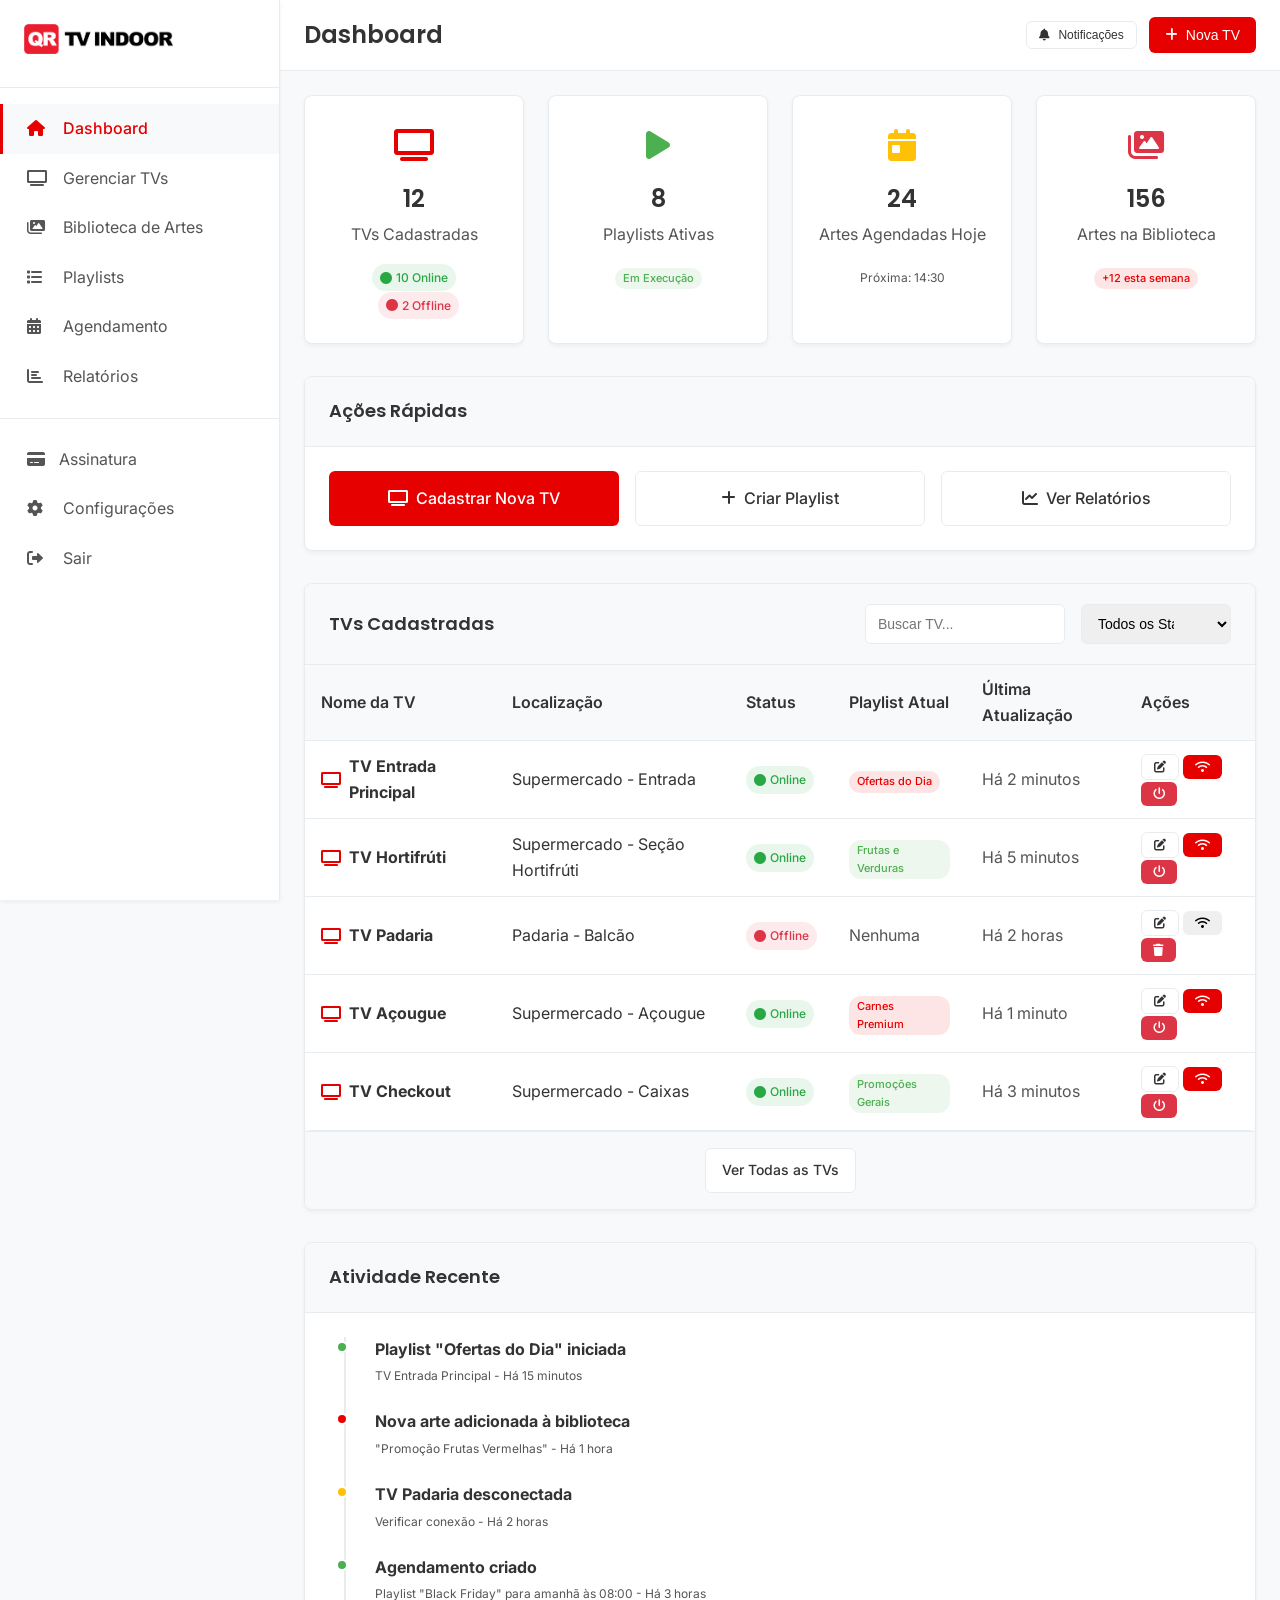
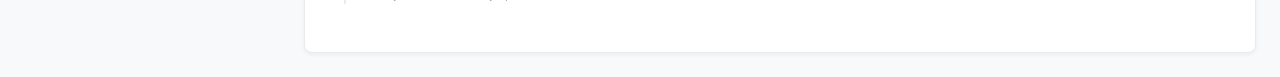
<file: index.html>
<!DOCTYPE html>
<html lang="pt-BR">
<head>
    <meta charset="UTF-8">
    <meta http-equiv="refresh" content="0; url=dashboard.html">
    <title>Redirecionando para o Dashboard</title>
</head>
<body>
    <p>Redirecionando para o <a href="dashboard.html">Dashboard</a>...</p>
</body>
</html>
</file>
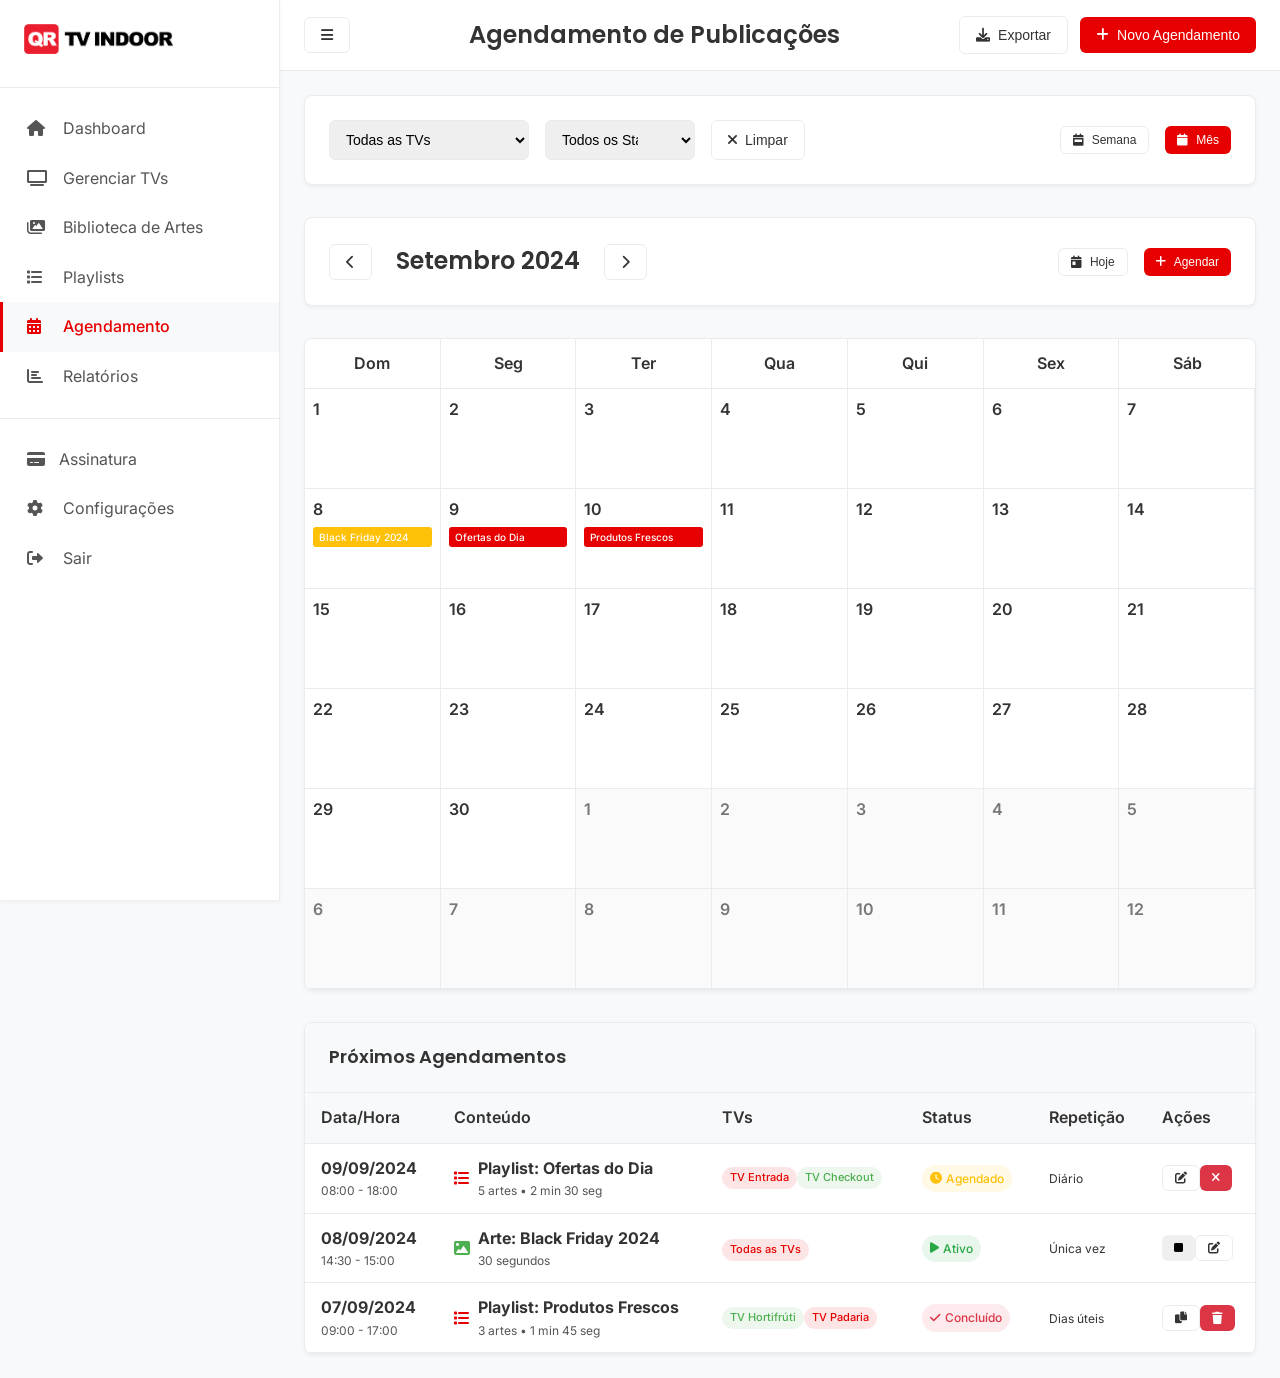
<file: agendamento.html>
<!DOCTYPE html>
<html lang="pt-BR">
<head>
    <meta charset="UTF-8">
    <meta name="viewport" content="width=device-width, initial-scale=1.0">
    <title>QR TV Indoor - Agendamento</title>
    <link rel="stylesheet" href="css/style.css">
    <link rel="stylesheet" href="css/modal.css">
    <link rel="stylesheet" href="https://cdnjs.cloudflare.com/ajax/libs/font-awesome/6.0.0/css/all.min.css">
    <link href="https://fonts.googleapis.com/css2?family=Inter:wght@300;400;500;600;700&family=Poppins:wght@300;400;500;600;700&display=swap" rel="stylesheet">
</head>
<body>
    <div class="main-layout">
        <!-- Sidebar -->
        <aside class="sidebar">
            <div class="sidebar-header">
                <div class="logo">
                    <a href="dashboard.html"><img src="img/logo.png" alt="QR TV Indoor Logo" style="height: 30px;"></a>
                </div>
            </div>
            <nav class="sidebar-nav">
                <a href="dashboard.html" class="nav-item">
                    <i class="fas fa-home"></i>
                    Dashboard
                </a>
                <a href="tvs.html" class="nav-item">
                    <i class="fas fa-tv"></i>
                    Gerenciar TVs
                </a>
                <a href="biblioteca.html" class="nav-item">
                    <i class="fas fa-images"></i>
                    Biblioteca de Artes
                </a>
                <a href="playlists-list.html" class="nav-item">
                    <i class="fas fa-list"></i>
                    Playlists
                </a>
                <a href="agendamento.html" class="nav-item active">
                    <i class="fas fa-calendar-alt"></i>
                    Agendamento
                </a>
                <a href="relatorios.html" class="nav-item">
                    <i class="fas fa-chart-bar"></i>
                    Relatórios
                </a>
                <hr style="margin: 16px 0; border: none; border-top: 1px solid var(--border-color);"><a href="assinatura.html" class="nav-item"><i class="fas fa-credit-card"></i>Assinatura</a>
                <a href="#" class="nav-item">
                    <i class="fas fa-cog"></i>
                    Configurações
                </a>
                <a href="#" class="nav-item">
                    <i class="fas fa-sign-out-alt"></i>
                    Sair
                </a>
            </nav>
        </aside>

        <!-- Conteúdo Principal -->
        <main class="main-content">
            <!-- Header -->
            <header class="header">
                <h1>Agendamento de Publicações</h1>
                <div class="header-actions">
                    <button class="btn btn-secondary" onclick="exportSchedule()">
                        <i class="fas fa-download"></i>
                        Exportar
                    </button>
                    <button class="btn btn-primary" onclick="openScheduleModal()">
                        <i class="fas fa-plus"></i>
                        Novo Agendamento
                    </button>
                </div>
            </header>

            <!-- Filtros e Controles -->
            <div class="card mb-4">
                <div class="card-body">
                    <div class="d-flex justify-content-between align-items-center">
                        <div class="d-flex gap-2">
                            <select class="form-control form-select" id="tvFilter" style="width: 200px;">
                                <option value="">Todas as TVs</option>
                                <option value="tv001">TV Entrada Principal</option>
                                <option value="tv002">TV Hortifrúti</option>
                                <option value="tv003">TV Padaria</option>
                                <option value="tv004">TV Açougue</option>
                                <option value="tv005">TV Checkout</option>
                            </select>
                            <select class="form-control form-select" id="statusFilter" style="width: 150px;">
                                <option value="">Todos os Status</option>
                                <option value="agendado">Agendado</option>
                                <option value="ativo">Ativo</option>
                                <option value="concluido">Concluído</option>
                                <option value="cancelado">Cancelado</option>
                            </select>
                            <button class="btn btn-secondary" onclick="clearFilters()">
                                <i class="fas fa-times"></i>
                                Limpar
                            </button>
                        </div>
                        <div class="d-flex gap-2">
                            <button class="btn btn-secondary btn-sm" onclick="changeView('week')" id="weekViewBtn">
                                <i class="fas fa-calendar-week"></i>
                                Semana
                            </button>
                            <button class="btn btn-primary btn-sm" onclick="changeView('month')" id="monthViewBtn">
                                <i class="fas fa-calendar"></i>
                                Mês
                            </button>
                        </div>
                    </div>
                </div>
            </div>

            <!-- Navegação do Calendário -->
            <div class="card mb-4">
                <div class="card-body">
                    <div class="d-flex justify-content-between align-items-center">
                        <div class="d-flex gap-2 align-items-center">
                            <button class="btn btn-secondary" onclick="previousPeriod()">
                                <i class="fas fa-chevron-left"></i>
                            </button>
                            <h2 id="currentPeriod" style="margin: 0; min-width: 200px; text-align: center;">Setembro 2024</h2>
                            <button class="btn btn-secondary" onclick="nextPeriod()">
                                <i class="fas fa-chevron-right"></i>
                            </button>
                        </div>
                        <div class="d-flex gap-2">
                            <button class="btn btn-secondary btn-sm" onclick="goToToday()">
                                <i class="fas fa-calendar-day"></i>
                                Hoje
                            </button>
                            <button class="btn btn-primary btn-sm" onclick="openScheduleModal()">
                                <i class="fas fa-plus"></i>
                                Agendar
                            </button>
                        </div>
                    </div>
                </div>
            </div>

            <!-- Calendário -->
            <div class="card">
                <div class="card-body" style="padding: 0;">
                    <div id="calendar" class="calendar-container">
                        <!-- Cabeçalho dos dias da semana -->
                        <div class="calendar-header">
                            <div class="calendar-day-header">Dom</div>
                            <div class="calendar-day-header">Seg</div>
                            <div class="calendar-day-header">Ter</div>
                            <div class="calendar-day-header">Qua</div>
                            <div class="calendar-day-header">Qui</div>
                            <div class="calendar-day-header">Sex</div>
                            <div class="calendar-day-header">Sáb</div>
                        </div>
                        
                        <!-- Dias do calendário -->
                        <div class="calendar-grid" id="calendarGrid">
                            <!-- Os dias serão gerados dinamicamente -->
                        </div>
                    </div>
                </div>
            </div>

            <!-- Lista de Agendamentos -->
            <div class="card mt-4">
                <div class="card-header">
                    <h3 class="card-title">Próximos Agendamentos</h3>
                </div>
                <div class="card-body" style="padding: 0;">
                    <table class="table">
                        <thead>
                            <tr>
                                <th>Data/Hora</th>
                                <th>Conteúdo</th>
                                <th>TVs</th>
                                <th>Status</th>
                                <th>Repetição</th>
                                <th>Ações</th>
                            </tr>
                        </thead>
                        <tbody>
                            <tr>
                                <td>
                                    <div>
                                        <strong>09/09/2024</strong>
                                        <div class="text-small text-muted">08:00 - 18:00</div>
                                    </div>
                                </td>
                                <td>
                                    <div class="d-flex align-items-center">
                                        <i class="fas fa-list" style="color: var(--primary-color); margin-right: 8px;"></i>
                                        <div>
                                            <strong>Playlist: Ofertas do Dia</strong>
                                            <div class="text-small text-muted">5 artes • 2 min 30 seg</div>
                                        </div>
                                    </div>
                                </td>
                                <td>
                                    <div class="d-flex gap-1">
                                        <span class="badge badge-primary">TV Entrada</span>
                                        <span class="badge badge-success">TV Checkout</span>
                                    </div>
                                </td>
                                <td>
                                    <span class="status status-pending">
                                        <i class="fas fa-clock"></i>
                                        Agendado
                                    </span>
                                </td>
                                <td>
                                    <span class="text-small">Diário</span>
                                </td>
                                <td>
                                    <div class="d-flex gap-1">
                                        <button class="btn btn-secondary btn-sm" onclick="editSchedule('sch1')">
                                            <i class="fas fa-edit"></i>
                                        </button>
                                        <button class="btn btn-danger btn-sm" onclick="cancelSchedule('sch1')">
                                            <i class="fas fa-times"></i>
                                        </button>
                                    </div>
                                </td>
                            </tr>
                            <tr>
                                <td>
                                    <div>
                                        <strong>08/09/2024</strong>
                                        <div class="text-small text-muted">14:30 - 15:00</div>
                                    </div>
                                </td>
                                <td>
                                    <div class="d-flex align-items-center">
                                        <i class="fas fa-image" style="color: var(--accent-color); margin-right: 8px;"></i>
                                        <div>
                                            <strong>Arte: Black Friday 2024</strong>
                                            <div class="text-small text-muted">30 segundos</div>
                                        </div>
                                    </div>
                                </td>
                                <td>
                                    <span class="badge badge-primary">Todas as TVs</span>
                                </td>
                                <td>
                                    <span class="status status-online">
                                        <i class="fas fa-play"></i>
                                        Ativo
                                    </span>
                                </td>
                                <td>
                                    <span class="text-small">Única vez</span>
                                </td>
                                <td>
                                    <div class="d-flex gap-1">
                                        <button class="btn btn-warning btn-sm" onclick="stopSchedule('sch2')">
                                            <i class="fas fa-stop"></i>
                                        </button>
                                        <button class="btn btn-secondary btn-sm" onclick="editSchedule('sch2')">
                                            <i class="fas fa-edit"></i>
                                        </button>
                                    </div>
                                </td>
                            </tr>
                            <tr>
                                <td>
                                    <div>
                                        <strong>07/09/2024</strong>
                                        <div class="text-small text-muted">09:00 - 17:00</div>
                                    </div>
                                </td>
                                <td>
                                    <div class="d-flex align-items-center">
                                        <i class="fas fa-list" style="color: var(--primary-color); margin-right: 8px;"></i>
                                        <div>
                                            <strong>Playlist: Produtos Frescos</strong>
                                            <div class="text-small text-muted">3 artes • 1 min 45 seg</div>
                                        </div>
                                    </div>
                                </td>
                                <td>
                                    <div class="d-flex gap-1">
                                        <span class="badge badge-success">TV Hortifrúti</span>
                                        <span class="badge badge-primary">TV Padaria</span>
                                    </div>
                                </td>
                                <td>
                                    <span class="status status-offline">
                                        <i class="fas fa-check"></i>
                                        Concluído
                                    </span>
                                </td>
                                <td>
                                    <span class="text-small">Dias úteis</span>
                                </td>
                                <td>
                                    <div class="d-flex gap-1">
                                        <button class="btn btn-secondary btn-sm" onclick="duplicateSchedule('sch3')">
                                            <i class="fas fa-copy"></i>
                                        </button>
                                        <button class="btn btn-danger btn-sm" onclick="deleteSchedule('sch3')">
                                            <i class="fas fa-trash"></i>
                                        </button>
                                    </div>
                                </td>
                            </tr>
                        </tbody>
                    </table>
                </div>
            </div>
        </main>
    </div>

    <!-- Modal de Agendamento -->
    <div id="scheduleModal" class="modal" style="display: none;">
        <div class="modal-content" style="max-width: 700px;">
            <div class="modal-header">
                <h2 id="scheduleModalTitle">Novo Agendamento</h2>
                <button class="btn btn-secondary btn-sm" onclick="closeScheduleModal()">
                    <i class="fas fa-times"></i>
                </button>
            </div>
            <div class="modal-body">
                <form id="scheduleForm">
                    <!-- Tipo de Conteúdo -->
                    <div class="form-group">
                        <label class="form-label">Tipo de Conteúdo *</label>
                        <div class="d-flex gap-2">
                            <label class="radio-option">
                                <input type="radio" name="contentType" value="playlist" checked onchange="toggleContentType()">
                                <span>Playlist</span>
                            </label>
                            <label class="radio-option">
                                <input type="radio" name="contentType" value="art" onchange="toggleContentType()">
                                <span>Arte Individual</span>
                            </label>
                        </div>
                    </div>

                    <!-- Seleção de Conteúdo -->
                    <div class="grid grid-2 gap-2">
                        <div class="form-group" id="playlistSelection">
                            <label class="form-label">Playlist *</label>
                            <select class="form-control form-select" id="selectedPlaylist">
                                <option value="">Selecione uma playlist</option>
                                <option value="playlist1">Ofertas do Dia</option>
                                <option value="playlist2">Black Friday</option>
                                <option value="playlist3">Produtos Frescos</option>
                                <option value="playlist4">Institucional</option>
                            </select>
                        </div>
                        <div class="form-group" id="artSelection" style="display: none;">
                            <label class="form-label">Arte *</label>
                            <select class="form-control form-select" id="selectedArt">
                                <option value="">Selecione uma arte</option>
                                <option value="art1">Promoção Frutas Vermelhas</option>
                                <option value="art2">Black Friday 2024</option>
                                <option value="art3">Mensagem de Boas-vindas</option>
                                <option value="art4">Padaria - Pães Frescos</option>
                            </select>
                        </div>
                        <div class="form-group">
                            <label class="form-label">TVs de Destino *</label>
                            <select class="form-control form-select" id="targetTVs" multiple>
                                <option value="all">Todas as TVs</option>
                                <option value="tv001">TV Entrada Principal</option>
                                <option value="tv002">TV Hortifrúti</option>
                                <option value="tv003">TV Padaria</option>
                                <option value="tv004">TV Açougue</option>
                                <option value="tv005">TV Checkout</option>
                            </select>
                            <small class="text-muted">Segure Ctrl para selecionar múltiplas TVs</small>
                        </div>
                    </div>

                    <!-- Data e Hora -->
                    <div class="grid grid-2 gap-2">
                        <div class="form-group">
                            <label class="form-label">Data de Início *</label>
                            <input type="date" class="form-control" id="startDate" required>
                        </div>
                        <div class="form-group">
                            <label class="form-label">Data de Fim</label>
                            <input type="date" class="form-control" id="endDate">
                        </div>
                    </div>

                    <div class="grid grid-2 gap-2">
                        <div class="form-group">
                            <label class="form-label">Hora de Início *</label>
                            <input type="time" class="form-control" id="startTime" required>
                        </div>
                        <div class="form-group">
                            <label class="form-label">Hora de Fim</label>
                            <input type="time" class="form-control" id="endTime">
                        </div>
                    </div>

                    <!-- Repetição -->
                    <div class="form-group">
                        <label class="form-label">Repetição</label>
                        <select class="form-control form-select" id="repeatType" onchange="toggleRepeatOptions()">
                            <option value="none">Não repetir</option>
                            <option value="daily">Diariamente</option>
                            <option value="weekdays">Dias úteis</option>
                            <option value="weekly">Semanalmente</option>
                            <option value="monthly">Mensalmente</option>
                            <option value="custom">Personalizado</option>
                        </select>
                    </div>

                    <!-- Opções de Repetição Personalizada -->
                    <div id="customRepeatOptions" class="form-group" style="display: none;">
                        <label class="form-label">Dias da Semana</label>
                        <div class="d-flex gap-2">
                            <label class="checkbox-option">
                                <input type="checkbox" name="repeatDays" value="0">
                                <span>Dom</span>
                            </label>
                            <label class="checkbox-option">
                                <input type="checkbox" name="repeatDays" value="1">
                                <span>Seg</span>
                            </label>
                            <label class="checkbox-option">
                                <input type="checkbox" name="repeatDays" value="2">
                                <span>Ter</span>
                            </label>
                            <label class="checkbox-option">
                                <input type="checkbox" name="repeatDays" value="3">
                                <span>Qua</span>
                            </label>
                            <label class="checkbox-option">
                                <input type="checkbox" name="repeatDays" value="4">
                                <span>Qui</span>
                            </label>
                            <label class="checkbox-option">
                                <input type="checkbox" name="repeatDays" value="5">
                                <span>Sex</span>
                            </label>
                            <label class="checkbox-option">
                                <input type="checkbox" name="repeatDays" value="6">
                                <span>Sáb</span>
                            </label>
                        </div>
                    </div>

                    <!-- Configurações Avançadas -->
                    <div class="card">
                        <div class="card-header">
                            <h4 class="card-title">Configurações Avançadas</h4>
                        </div>
                        <div class="card-body">
                            <div class="grid grid-2 gap-2">
                                <div class="form-group">
                                    <label class="form-label">
                                        <input type="checkbox" id="autoStart">
                                        Iniciar automaticamente
                                    </label>
                                </div>
                                <div class="form-group">
                                    <label class="form-label">
                                        <input type="checkbox" id="sendNotification">
                                        Enviar notificação
                                    </label>
                                </div>
                            </div>
                            <div class="form-group">
                                <label class="form-label">Observações</label>
                                <textarea class="form-control" id="scheduleNotes" rows="3" placeholder="Observações sobre este agendamento..."></textarea>
                            </div>
                        </div>
                    </div>
                </form>
            </div>
            <div class="modal-footer">
                <button type="button" class="btn btn-secondary" onclick="closeScheduleModal()">Cancelar</button>
                <button type="button" class="btn btn-primary" onclick="previewSchedule()">
                    <i class="fas fa-eye"></i>
                    Visualizar
                </button>
                <button type="submit" class="btn btn-success" form="scheduleForm">
                    <i class="fas fa-save"></i>
                    Salvar Agendamento
                </button>
            </div>
        </div>
    </div>

    <style>
        /* Estilos específicos para agendamento */
        .calendar-container {
            width: 100%;
        }

        .calendar-header {
            display: grid;
            grid-template-columns: repeat(7, 1fr);
            background: var(--secondary-color);
            border-bottom: 1px solid var(--border-color);
        }

        .calendar-day-header {
            padding: 12px;
            text-align: center;
            font-weight: 600;
            color: var(--text-primary);
            border-right: 1px solid var(--border-color);
        }

        .calendar-day-header:last-child {
            border-right: none;
        }

        .calendar-grid {
            display: grid;
            grid-template-columns: repeat(7, 1fr);
            min-height: 400px;
        }

        .calendar-day {
            min-height: 100px;
            border-right: 1px solid var(--border-color);
            border-bottom: 1px solid var(--border-color);
            padding: 8px;
            position: relative;
            cursor: pointer;
            transition: background-color 0.2s;
        }

        .calendar-day:hover {
            background-color: var(--secondary-color);
        }

        .calendar-day:last-child {
            border-right: none;
        }

        .calendar-day.other-month {
            background-color: #fafafa;
            color: var(--text-light);
        }

        .calendar-day.today {
            background-color: rgba(99, 102, 241, 0.1);
            border: 2px solid var(--primary-color);
        }

        .calendar-day.selected {
            background-color: rgba(99, 102, 241, 0.2);
        }

        .day-number {
            font-weight: 600;
            margin-bottom: 4px;
        }

        .day-events {
            display: flex;
            flex-direction: column;
            gap: 2px;
        }

        .event-item {
            background: var(--primary-color);
            color: white;
            padding: 2px 6px;
            border-radius: 3px;
            font-size: 10px;
            font-weight: 500;
            cursor: pointer;
            overflow: hidden;
            text-overflow: ellipsis;
            white-space: nowrap;
        }

        .event-item.playlist {
            background: var(--primary-color);
        }

        .event-item.art {
            background: var(--accent-color);
        }

        .event-item.active {
            background: var(--warning-color);
        }

        .event-item.completed {
            background: var(--text-light);
        }

        /* Estilos para formulário */
        .radio-option,
        .checkbox-option {
            display: flex;
            align-items: center;
            gap: 6px;
            padding: 8px 12px;
            border: 1px solid var(--border-color);
            border-radius: var(--border-radius);
            cursor: pointer;
            transition: all 0.2s;
        }

        .radio-option:hover,
        .checkbox-option:hover {
            background-color: var(--secondary-color);
        }

        .radio-option input,
        .checkbox-option input {
            margin: 0;
        }

        @media (max-width: 768px) {
            .calendar-day {
                min-height: 80px;
                padding: 4px;
            }
            
            .day-events {
                gap: 1px;
            }
            
            .event-item {
                font-size: 9px;
                padding: 1px 4px;
            }
            
            .grid-2 {
                grid-template-columns: 1fr;
            }
        }
    </style>

    <script>
        // Variáveis globais
        let currentDate = new Date(2024, 8, 1); // Setembro 2024
        let currentView = 'month';
        let selectedDate = null;

        // Dados de exemplo para agendamentos
        const scheduleData = {
            '2024-09-08': [
                { id: 'sch2', type: 'art', name: 'Black Friday 2024', time: '14:30', status: 'active' }
            ],
            '2024-09-09': [
                { id: 'sch1', type: 'playlist', name: 'Ofertas do Dia', time: '08:00', status: 'scheduled' }
            ],
            '2024-09-10': [
                { id: 'sch4', type: 'playlist', name: 'Produtos Frescos', time: '09:00', status: 'scheduled' }
            ]
        };

        // Inicialização
        document.addEventListener('DOMContentLoaded', function() {
            generateCalendar();
            setDefaultDate();
            setupFilters();
        });

        // Configurar data padrão
        function setDefaultDate() {
            const today = new Date();
            const tomorrow = new Date(today);
            tomorrow.setDate(tomorrow.getDate() + 1);
            
            document.getElementById('startDate').value = tomorrow.toISOString().split('T')[0];
            document.getElementById('startTime').value = '08:00';
            document.getElementById('endTime').value = '18:00';
        }

        // Configurar filtros
        function setupFilters() {
            const filters = ['tvFilter', 'statusFilter'];
            filters.forEach(filterId => {
                const element = document.getElementById(filterId);
                element.addEventListener('change', applyFilters);
            });
        }

        // Gerar calendário
        function generateCalendar() {
            const year = currentDate.getFullYear();
            const month = currentDate.getMonth();
            
            // Atualizar título
            const monthNames = [
                'Janeiro', 'Fevereiro', 'Março', 'Abril', 'Maio', 'Junho',
                'Julho', 'Agosto', 'Setembro', 'Outubro', 'Novembro', 'Dezembro'
            ];
            document.getElementById('currentPeriod').textContent = `${monthNames[month]} ${year}`;

            // Gerar dias
            const firstDay = new Date(year, month, 1);
            const lastDay = new Date(year, month + 1, 0);
            const startDate = new Date(firstDay);
            startDate.setDate(startDate.getDate() - firstDay.getDay());

            const calendarGrid = document.getElementById('calendarGrid');
            calendarGrid.innerHTML = '';

            const today = new Date();
            
            for (let i = 0; i < 42; i++) {
                const currentDay = new Date(startDate);
                currentDay.setDate(startDate.getDate() + i);
                
                const dayElement = document.createElement('div');
                dayElement.className = 'calendar-day';
                
                if (currentDay.getMonth() !== month) {
                    dayElement.classList.add('other-month');
                }
                
                if (currentDay.toDateString() === today.toDateString()) {
                    dayElement.classList.add('today');
                }
                
                const dateString = currentDay.toISOString().split('T')[0];
                const events = scheduleData[dateString] || [];
                
                dayElement.innerHTML = `
                    <div class="day-number">${currentDay.getDate()}</div>
                    <div class="day-events">
                        ${events.map(event => `
                            <div class="event-item ${event.type} ${event.status}" 
                                 onclick="viewEventDetails('${event.id}')" 
                                 title="${event.name} - ${event.time}">
                                ${event.name}
                            </div>
                        `).join('')}
                    </div>
                `;
                
                dayElement.addEventListener('click', () => selectDate(currentDay));
                calendarGrid.appendChild(dayElement);
            }
        }

        // Selecionar data
        function selectDate(date) {
            selectedDate = date;
            
            // Remover seleção anterior
            document.querySelectorAll('.calendar-day.selected').forEach(day => {
                day.classList.remove('selected');
            });
            
            // Adicionar seleção atual
            event.currentTarget.classList.add('selected');
            
            // Abrir modal de agendamento
            openScheduleModal(date);
        }

        // Navegar períodos
        function previousPeriod() {
            currentDate.setMonth(currentDate.getMonth() - 1);
            generateCalendar();
        }

        function nextPeriod() {
            currentDate.setMonth(currentDate.getMonth() + 1);
            generateCalendar();
        }

        function goToToday() {
            currentDate = new Date();
            generateCalendar();
        }

        // Mudar visualização
        function changeView(view) {
            currentView = view;
            
            // Atualizar botões
            document.getElementById('weekViewBtn').className = view === 'week' ? 'btn btn-primary btn-sm' : 'btn btn-secondary btn-sm';
            document.getElementById('monthViewBtn').className = view === 'month' ? 'btn btn-primary btn-sm' : 'btn btn-secondary btn-sm';
            
            // Implementar lógica de visualização semanal se necessário
            if (view === 'week') {
                alert('Visualização semanal será implementada em breve!');
            }
        }

        // Aplicar filtros
        function applyFilters() {
            const tvFilter = document.getElementById('tvFilter').value;
            const statusFilter = document.getElementById('statusFilter').value;
            
            // Implementar lógica de filtros
            console.log('Aplicando filtros:', { tvFilter, statusFilter });
        }

        // Limpar filtros
        function clearFilters() {
            document.getElementById('tvFilter').value = '';
            document.getElementById('statusFilter').value = '';
            applyFilters();
        }

        // Modal de agendamento
        function openScheduleModal(date = null) {
            const modal = document.getElementById('scheduleModal');
            
            if (date) {
                document.getElementById('startDate').value = date.toISOString().split('T')[0];
            }
            
            modal.style.display = 'flex';
        }

        function closeScheduleModal() {
            document.getElementById('scheduleModal').style.display = 'none';
        }

        // Alternar tipo de conteúdo
        function toggleContentType() {
            const contentType = document.querySelector('input[name="contentType"]:checked').value;
            const playlistSelection = document.getElementById('playlistSelection');
            const artSelection = document.getElementById('artSelection');
            
            if (contentType === 'playlist') {
                playlistSelection.style.display = 'block';
                artSelection.style.display = 'none';
            } else {
                playlistSelection.style.display = 'none';
                artSelection.style.display = 'block';
            }
        }

        // Alternar opções de repetição
        function toggleRepeatOptions() {
            const repeatType = document.getElementById('repeatType').value;
            const customOptions = document.getElementById('customRepeatOptions');
            
            customOptions.style.display = repeatType === 'custom' ? 'block' : 'none';
        }

        // Visualizar agendamento
        function previewSchedule() {
            const formData = new FormData(document.getElementById('scheduleForm'));
            const scheduleData = Object.fromEntries(formData);
            
            console.log('Preview do agendamento:', scheduleData);
            alert('Preview do agendamento será exibido aqui!');
        }

        // Ações de agendamento
        function editSchedule(scheduleId) {
            console.log('Editando agendamento:', scheduleId);
            openScheduleModal();
        }

        function cancelSchedule(scheduleId) {
            if (confirm('Deseja cancelar este agendamento?')) {
                console.log('Cancelando agendamento:', scheduleId);
                alert('Agendamento cancelado!');
            }
        }

        function stopSchedule(scheduleId) {
            if (confirm('Deseja parar este agendamento ativo?')) {
                console.log('Parando agendamento:', scheduleId);
                alert('Agendamento parado!');
            }
        }

        function duplicateSchedule(scheduleId) {
            console.log('Duplicando agendamento:', scheduleId);
            openScheduleModal();
        }

        function deleteSchedule(scheduleId) {
            if (confirm('Deseja excluir este agendamento? Esta ação não pode ser desfeita.')) {
                console.log('Excluindo agendamento:', scheduleId);
                alert('Agendamento excluído!');
            }
        }

        function viewEventDetails(eventId) {
            console.log('Visualizando detalhes do evento:', eventId);
            alert('Detalhes do evento serão exibidos aqui!');
        }

        function exportSchedule() {
            alert('Exportando agendamentos...');
        }

        // Submissão do formulário
        document.getElementById('scheduleForm').addEventListener('submit', function(e) {
            e.preventDefault();
            
            const formData = new FormData(this);
            const scheduleData = Object.fromEntries(formData);
            
            console.log('Salvando agendamento:', scheduleData);
            alert('Agendamento salvo com sucesso!');
            closeScheduleModal();
            generateCalendar(); // Atualizar calendário
        });

        // Fechar modal ao clicar fora
        document.getElementById('scheduleModal').addEventListener('click', function(e) {
            if (e.target === this) {
                closeScheduleModal();
            }
        });
    </script>
    <script src="js/main.js"></script>
</body>
</html>
</file>
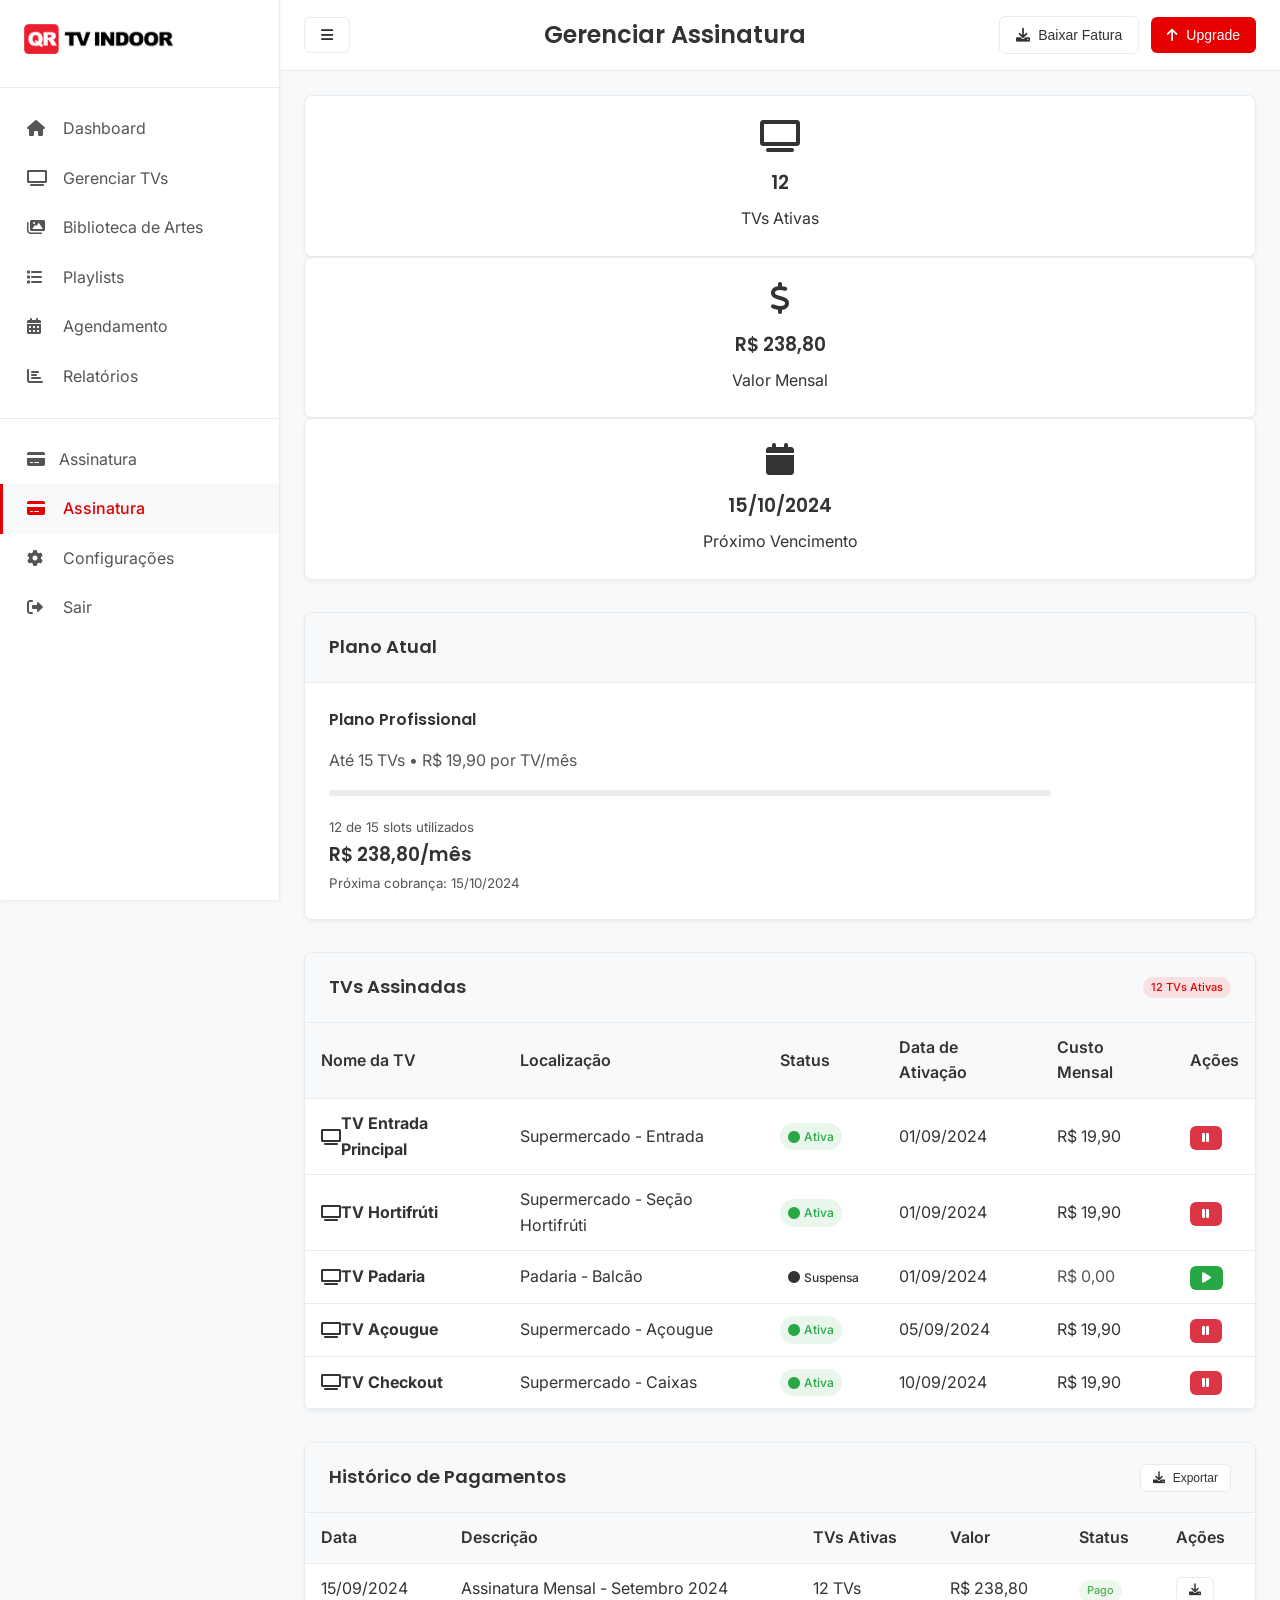
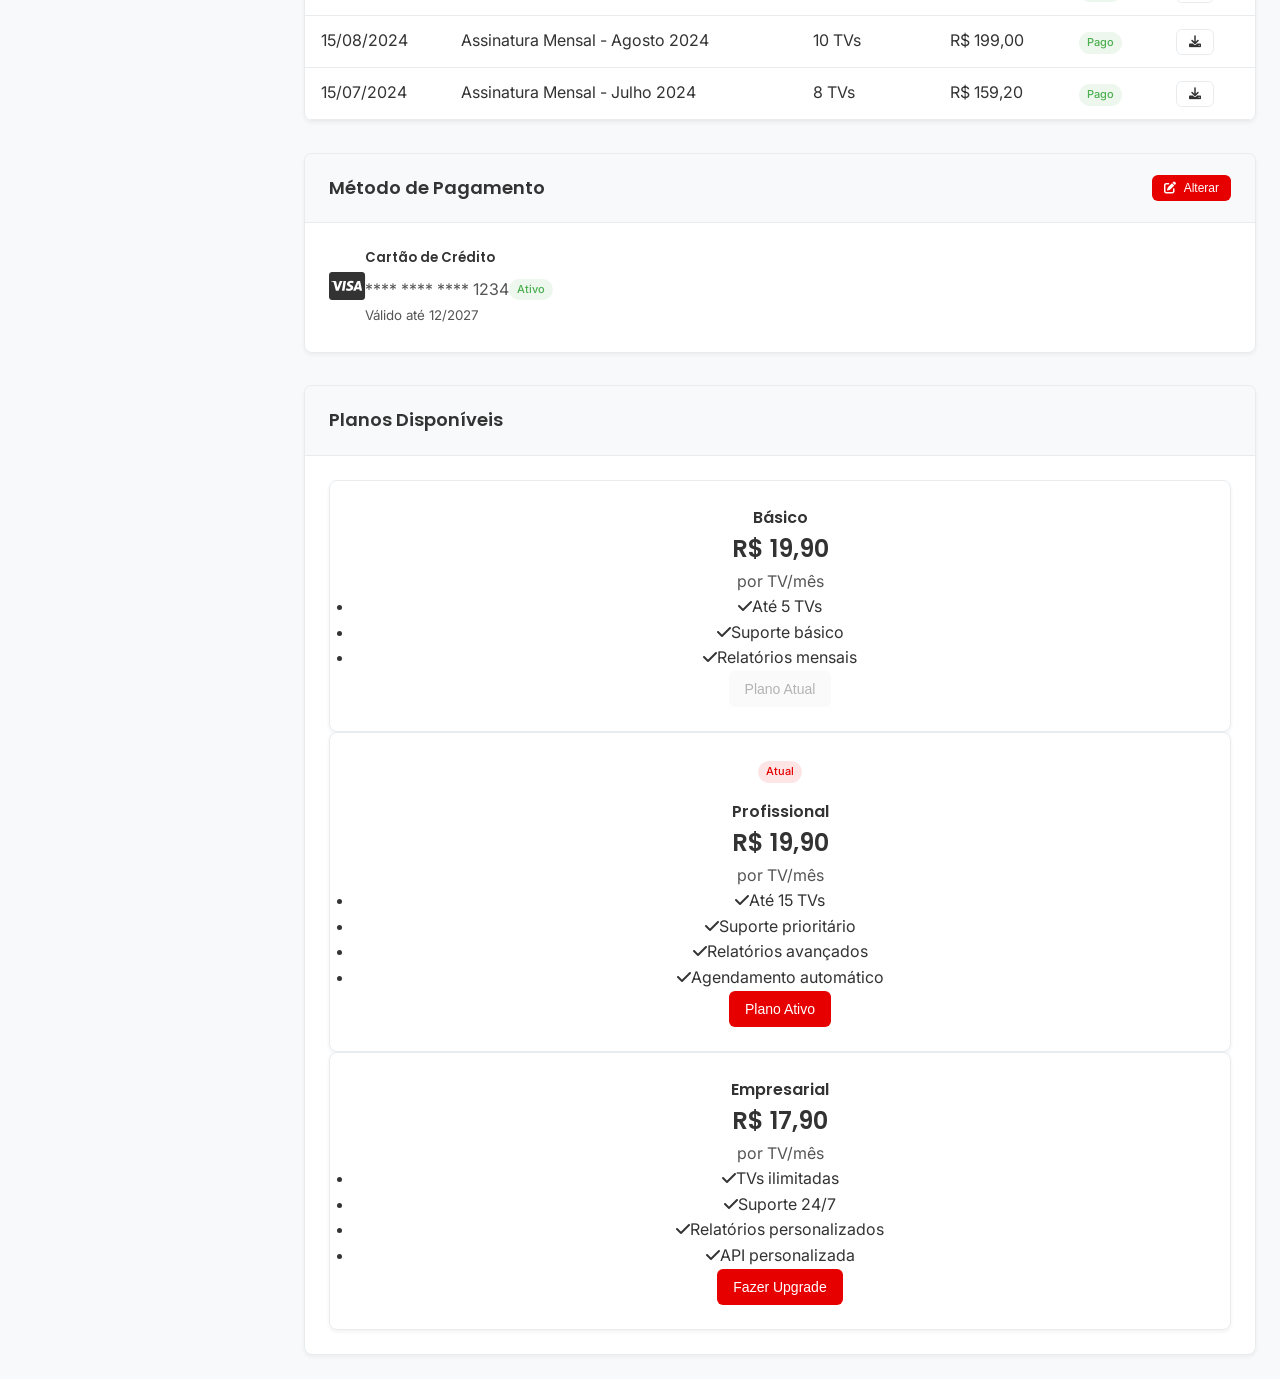
<file: assinatura.html>
<!DOCTYPE html>
<html lang="pt-BR">
<head>
    <meta charset="UTF-8">
    <meta name="viewport" content="width=device-width, initial-scale=1.0">
    <title>QR TV Indoor - Assinatura</title>
    <link rel="stylesheet" href="css/style.css">
    <link rel="stylesheet" href="https://cdnjs.cloudflare.com/ajax/libs/font-awesome/6.0.0/css/all.min.css">
    <link href="https://fonts.googleapis.com/css2?family=Inter:wght@300;400;500;600;700&family=Poppins:wght@300;400;500;600;700&display=swap" rel="stylesheet">
</head>
<body>
    <div class="main-layout">
        <!-- Sidebar -->
        <aside class="sidebar">
            <div class="sidebar-header">
                <div class="logo">
                    <a href="dashboard.html">
                        <img src="img/logo.png" alt="QR TV Indoor Logo" style="height: 30px;">
                    </a>
                </div>
            </div>
            <nav class="sidebar-nav">
                <a href="dashboard.html" class="nav-item">
                    <i class="fas fa-home"></i>
                    Dashboard
                </a>
                <a href="tvs.html" class="nav-item">
                    <i class="fas fa-tv"></i>
                    Gerenciar TVs
                </a>
                <a href="biblioteca.html" class="nav-item">
                    <i class="fas fa-images"></i>
                    Biblioteca de Artes
                </a>
                <a href="playlists-list.html" class="nav-item">
                    <i class="fas fa-list"></i>
                    Playlists
                </a>
                <a href="agendamento.html" class="nav-item">
                    <i class="fas fa-calendar-alt"></i>
                    Agendamento
                </a>
                <a href="relatorios.html" class="nav-item">
                    <i class="fas fa-chart-bar"></i>
                    Relatórios
                </a>
                <hr style="margin: 16px 0; border: none; border-top: 1px solid var(--border-color);"><a href="assinatura.html" class="nav-item"><i class="fas fa-credit-card"></i>Assinatura</a>
                <a href="assinatura.html" class="nav-item active">
                    <i class="fas fa-credit-card"></i>
                    Assinatura
                </a>
                <a href="#" class="nav-item">
                    <i class="fas fa-cog"></i>
                    Configurações
                </a>
                <a href="#" class="nav-item">
                    <i class="fas fa-sign-out-alt"></i>
                    Sair
                </a>
            </nav>
        </aside>

        <!-- Conteúdo Principal -->
        <main class="main-content">
            <!-- Header -->
            <header class="header">
                <h1>Gerenciar Assinatura</h1>
                <div class="header-actions">
                    <button class="btn btn-secondary" onclick="downloadInvoice()">
                        <i class="fas fa-download"></i>
                        Baixar Fatura
                    </button>
                    <button class="btn btn-primary" onclick="upgradeSubscription()">
                        <i class="fas fa-arrow-up"></i>
                        Upgrade
                    </button>
                </div>
            </header>

            <!-- Resumo da Assinatura -->
            <div class="row mb-4">
                <div class="col-md-4">
                    <div class="card bg-primary text-white">
                        <div class="card-body text-center">
                            <i class="fas fa-tv fa-2x mb-2"></i>
                            <h3 class="mb-1">12</h3>
                            <p class="mb-0">TVs Ativas</p>
                        </div>
                    </div>
                </div>
                <div class="col-md-4">
                    <div class="card bg-success text-white">
                        <div class="card-body text-center">
                            <i class="fas fa-dollar-sign fa-2x mb-2"></i>
                            <h3 class="mb-1">R$ 238,80</h3>
                            <p class="mb-0">Valor Mensal</p>
                        </div>
                    </div>
                </div>
                <div class="col-md-4">
                    <div class="card bg-info text-white">
                        <div class="card-body text-center">
                            <i class="fas fa-calendar fa-2x mb-2"></i>
                            <h3 class="mb-1">15/10/2024</h3>
                            <p class="mb-0">Próximo Vencimento</p>
                        </div>
                    </div>
                </div>
            </div>

            <!-- Plano Atual -->
            <div class="card mb-4">
                <div class="card-header">
                    <h2 class="card-title">Plano Atual</h2>
                </div>
                <div class="card-body">
                    <div class="row align-items-center">
                        <div class="col-md-8">
                            <h4 class="text-primary mb-2">Plano Profissional</h4>
                            <p class="text-muted mb-2">Até 15 TVs • R$ 19,90 por TV/mês</p>
                            <div class="progress mb-2" style="height: 8px;">
                                <div class="progress-bar bg-primary" style="width: 80%"></div>
                            </div>
                            <small class="text-muted">12 de 15 slots utilizados</small>
                        </div>
                        <div class="col-md-4 text-end">
                            <h3 class="text-success mb-0">R$ 238,80/mês</h3>
                            <small class="text-muted">Próxima cobrança: 15/10/2024</small>
                        </div>
                    </div>
                </div>
            </div>

            <!-- TVs Assinadas -->
            <div class="card mb-4">
                <div class="card-header d-flex justify-content-between align-items-center">
                    <h2 class="card-title">TVs Assinadas</h2>
                    <span class="badge badge-primary">12 TVs Ativas</span>
                </div>
                <div class="card-body" style="padding: 0;">
                    <table class="table">
                        <thead>
                            <tr>
                                <th>Nome da TV</th>
                                <th>Localização</th>
                                <th>Status</th>
                                <th>Data de Ativação</th>
                                <th>Custo Mensal</th>
                                <th>Ações</th>
                            </tr>
                        </thead>
                        <tbody>
                            <tr>
                                <td>
                                    <div class="d-flex align-items-center">
                                        <i class="fas fa-tv text-primary me-2"></i>
                                        <strong>TV Entrada Principal</strong>
                                    </div>
                                </td>
                                <td>Supermercado - Entrada</td>
                                <td>
                                    <span class="status status-online">
                                        <i class="fas fa-circle"></i>
                                        Ativa
                                    </span>
                                </td>
                                <td>01/09/2024</td>
                                <td class="text-success">R$ 19,90</td>
                                <td>
                                    <button class="btn btn-danger btn-sm" onclick="suspendTV('TV001')" title="Suspender">
                                        <i class="fas fa-pause"></i>
                                    </button>
                                </td>
                            </tr>
                            <tr>
                                <td>
                                    <div class="d-flex align-items-center">
                                        <i class="fas fa-tv text-primary me-2"></i>
                                        <strong>TV Hortifrúti</strong>
                                    </div>
                                </td>
                                <td>Supermercado - Seção Hortifrúti</td>
                                <td>
                                    <span class="status status-online">
                                        <i class="fas fa-circle"></i>
                                        Ativa
                                    </span>
                                </td>
                                <td>01/09/2024</td>
                                <td class="text-success">R$ 19,90</td>
                                <td>
                                    <button class="btn btn-danger btn-sm" onclick="suspendTV('TV002')" title="Suspender">
                                        <i class="fas fa-pause"></i>
                                    </button>
                                </td>
                            </tr>
                            <tr>
                                <td>
                                    <div class="d-flex align-items-center">
                                        <i class="fas fa-tv text-warning me-2"></i>
                                        <strong>TV Padaria</strong>
                                    </div>
                                </td>
                                <td>Padaria - Balcão</td>
                                <td>
                                    <span class="status status-warning">
                                        <i class="fas fa-circle"></i>
                                        Suspensa
                                    </span>
                                </td>
                                <td>01/09/2024</td>
                                <td class="text-muted">R$ 0,00</td>
                                <td>
                                    <button class="btn btn-success btn-sm" onclick="reactivateTV('TV003')" title="Reativar">
                                        <i class="fas fa-play"></i>
                                    </button>
                                </td>
                            </tr>
                            <tr>
                                <td>
                                    <div class="d-flex align-items-center">
                                        <i class="fas fa-tv text-primary me-2"></i>
                                        <strong>TV Açougue</strong>
                                    </div>
                                </td>
                                <td>Supermercado - Açougue</td>
                                <td>
                                    <span class="status status-online">
                                        <i class="fas fa-circle"></i>
                                        Ativa
                                    </span>
                                </td>
                                <td>05/09/2024</td>
                                <td class="text-success">R$ 19,90</td>
                                <td>
                                    <button class="btn btn-danger btn-sm" onclick="suspendTV('TV004')" title="Suspender">
                                        <i class="fas fa-pause"></i>
                                    </button>
                                </td>
                            </tr>
                            <tr>
                                <td>
                                    <div class="d-flex align-items-center">
                                        <i class="fas fa-tv text-primary me-2"></i>
                                        <strong>TV Checkout</strong>
                                    </div>
                                </td>
                                <td>Supermercado - Caixas</td>
                                <td>
                                    <span class="status status-online">
                                        <i class="fas fa-circle"></i>
                                        Ativa
                                    </span>
                                </td>
                                <td>10/09/2024</td>
                                <td class="text-success">R$ 19,90</td>
                                <td>
                                    <button class="btn btn-danger btn-sm" onclick="suspendTV('TV005')" title="Suspender">
                                        <i class="fas fa-pause"></i>
                                    </button>
                                </td>
                            </tr>
                        </tbody>
                    </table>
                </div>
            </div>

            <!-- Histórico de Pagamentos -->
            <div class="card mb-4">
                <div class="card-header d-flex justify-content-between align-items-center">
                    <h2 class="card-title">Histórico de Pagamentos</h2>
                    <button class="btn btn-secondary btn-sm" onclick="exportPayments()">
                        <i class="fas fa-download"></i>
                        Exportar
                    </button>
                </div>
                <div class="card-body" style="padding: 0;">
                    <table class="table">
                        <thead>
                            <tr>
                                <th>Data</th>
                                <th>Descrição</th>
                                <th>TVs Ativas</th>
                                <th>Valor</th>
                                <th>Status</th>
                                <th>Ações</th>
                            </tr>
                        </thead>
                        <tbody>
                            <tr>
                                <td>15/09/2024</td>
                                <td>Assinatura Mensal - Setembro 2024</td>
                                <td>12 TVs</td>
                                <td class="text-success">R$ 238,80</td>
                                <td>
                                    <span class="badge badge-success">Pago</span>
                                </td>
                                <td>
                                    <button class="btn btn-secondary btn-sm" onclick="downloadInvoice('202409')" title="Baixar Fatura">
                                        <i class="fas fa-download"></i>
                                    </button>
                                </td>
                            </tr>
                            <tr>
                                <td>15/08/2024</td>
                                <td>Assinatura Mensal - Agosto 2024</td>
                                <td>10 TVs</td>
                                <td class="text-success">R$ 199,00</td>
                                <td>
                                    <span class="badge badge-success">Pago</span>
                                </td>
                                <td>
                                    <button class="btn btn-secondary btn-sm" onclick="downloadInvoice('202408')" title="Baixar Fatura">
                                        <i class="fas fa-download"></i>
                                    </button>
                                </td>
                            </tr>
                            <tr>
                                <td>15/07/2024</td>
                                <td>Assinatura Mensal - Julho 2024</td>
                                <td>8 TVs</td>
                                <td class="text-success">R$ 159,20</td>
                                <td>
                                    <span class="badge badge-success">Pago</span>
                                </td>
                                <td>
                                    <button class="btn btn-secondary btn-sm" onclick="downloadInvoice('202407')" title="Baixar Fatura">
                                        <i class="fas fa-download"></i>
                                    </button>
                                </td>
                            </tr>
                        </tbody>
                    </table>
                </div>
            </div>

            <!-- Método de Pagamento -->
            <div class="card mb-4">
                <div class="card-header d-flex justify-content-between align-items-center">
                    <h2 class="card-title">Método de Pagamento</h2>
                    <button class="btn btn-primary btn-sm" onclick="updatePaymentMethod()">
                        <i class="fas fa-edit"></i>
                        Alterar
                    </button>
                </div>
                <div class="card-body">
                    <div class="d-flex align-items-center">
                        <div class="payment-method-icon me-3">
                            <i class="fab fa-cc-visa fa-2x text-primary"></i>
                        </div>
                        <div class="flex-grow-1">
                            <h5 class="mb-1">Cartão de Crédito</h5>
                            <p class="text-muted mb-0">**** **** **** 1234</p>
                            <small class="text-muted">Válido até 12/2027</small>
                        </div>
                        <div class="text-end">
                            <span class="badge badge-success">Ativo</span>
                        </div>
                    </div>
                </div>
            </div>

            <!-- Planos Disponíveis -->
            <div class="card">
                <div class="card-header">
                    <h2 class="card-title">Planos Disponíveis</h2>
                </div>
                <div class="card-body">
                    <div class="row">
                        <div class="col-md-4">
                            <div class="card border">
                                <div class="card-body text-center">
                                    <h4 class="text-primary">Básico</h4>
                                    <h2 class="text-success">R$ 19,90</h2>
                                    <p class="text-muted">por TV/mês</p>
                                    <ul class="list-unstyled text-start">
                                        <li><i class="fas fa-check text-success me-2"></i>Até 5 TVs</li>
                                        <li><i class="fas fa-check text-success me-2"></i>Suporte básico</li>
                                        <li><i class="fas fa-check text-success me-2"></i>Relatórios mensais</li>
                                    </ul>
                                    <button class="btn btn-outline-primary" disabled>Plano Atual</button>
                                </div>
                            </div>
                        </div>
                        <div class="col-md-4">
                            <div class="card border-primary">
                                <div class="card-body text-center">
                                    <div class="badge badge-primary mb-2">Atual</div>
                                    <h4 class="text-primary">Profissional</h4>
                                    <h2 class="text-success">R$ 19,90</h2>
                                    <p class="text-muted">por TV/mês</p>
                                    <ul class="list-unstyled text-start">
                                        <li><i class="fas fa-check text-success me-2"></i>Até 15 TVs</li>
                                        <li><i class="fas fa-check text-success me-2"></i>Suporte prioritário</li>
                                        <li><i class="fas fa-check text-success me-2"></i>Relatórios avançados</li>
                                        <li><i class="fas fa-check text-success me-2"></i>Agendamento automático</li>
                                    </ul>
                                    <button class="btn btn-primary" disabled>Plano Ativo</button>
                                </div>
                            </div>
                        </div>
                        <div class="col-md-4">
                            <div class="card border">
                                <div class="card-body text-center">
                                    <h4 class="text-primary">Empresarial</h4>
                                    <h2 class="text-success">R$ 17,90</h2>
                                    <p class="text-muted">por TV/mês</p>
                                    <ul class="list-unstyled text-start">
                                        <li><i class="fas fa-check text-success me-2"></i>TVs ilimitadas</li>
                                        <li><i class="fas fa-check text-success me-2"></i>Suporte 24/7</li>
                                        <li><i class="fas fa-check text-success me-2"></i>Relatórios personalizados</li>
                                        <li><i class="fas fa-check text-success me-2"></i>API personalizada</li>
                                    </ul>
                                    <button class="btn btn-primary" onclick="upgradePlan('empresarial')">Fazer Upgrade</button>
                                </div>
                            </div>
                        </div>
                    </div>
                </div>
            </div>
        </main>
    </div>

    <script src="js/main.js"></script>
    <script>
        // Funções específicas da página de assinatura
        function suspendTV(tvId) {
            if (confirm(`Tem certeza que deseja suspender a TV ${tvId}? Isso interromperá a cobrança mensal.`)) {
                showNotification(`TV ${tvId} suspensa com sucesso!`, 'warning');
                // Lógica para suspender a TV
            }
        }

        function reactivateTV(tvId) {
            if (confirm(`Tem certeza que deseja reativar a TV ${tvId}? A cobrança mensal será retomada.`)) {
                showNotification(`TV ${tvId} reativada com sucesso!`, 'success');
                // Lógica para reativar a TV
            }
        }

        function downloadInvoice(period = null) {
            const periodText = period ? ` de ${period}` : '';
            showNotification(`Baixando fatura${periodText}...`, 'info');
            // Lógica para download da fatura
        }

        function exportPayments() {
            showNotification('Exportando histórico de pagamentos...', 'info');
            // Lógica para exportar pagamentos
        }

        function updatePaymentMethod() {
            showNotification('Redirecionando para atualização do método de pagamento...', 'info');
            // Lógica para atualizar método de pagamento
        }

        function upgradeSubscription() {
            showNotification('Redirecionando para upgrade da assinatura...', 'info');
            // Lógica para upgrade
        }

        function upgradePlan(planType) {
            if (confirm(`Tem certeza que deseja fazer upgrade para o plano ${planType}?`)) {
                showNotification(`Processando upgrade para o plano ${planType}...`, 'info');
                // Lógica para upgrade do plano
            }
        }
    </script>
</body>
</html>
</file>
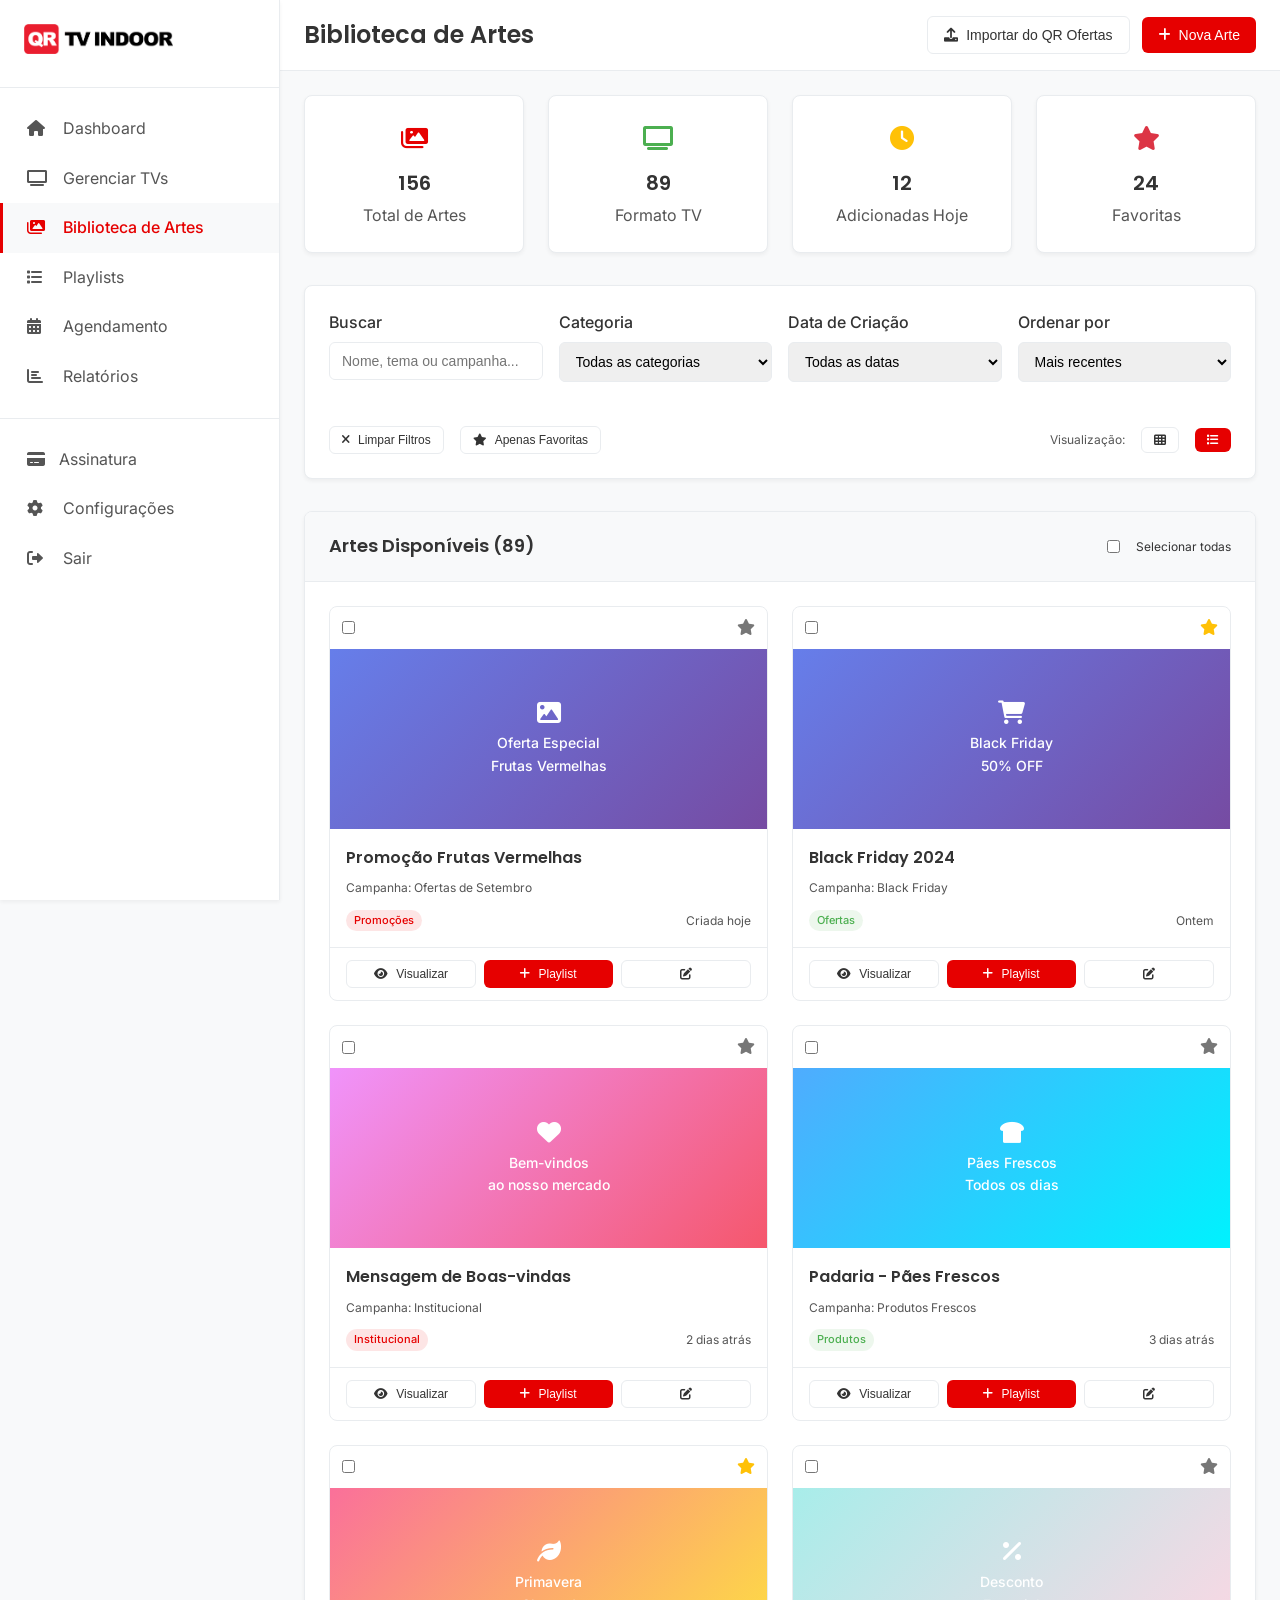
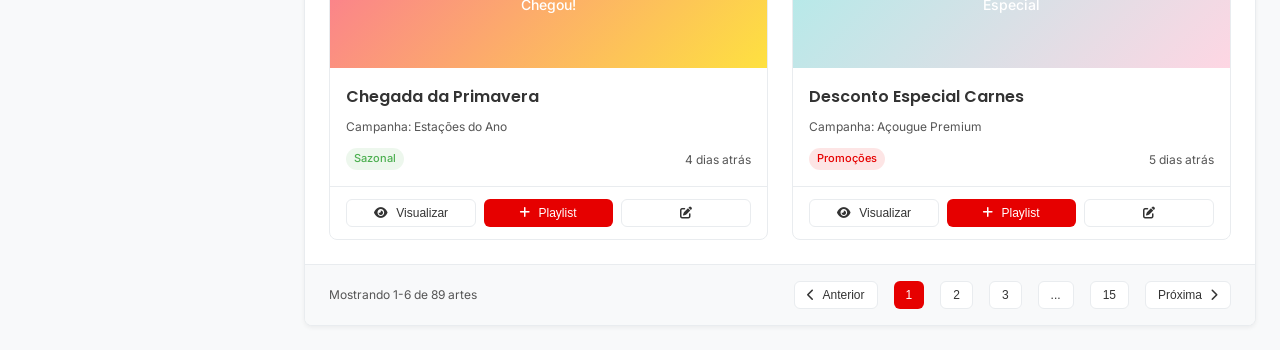
<file: biblioteca.html>
<!DOCTYPE html>
<html lang="pt-BR">
<head>
    <meta charset="UTF-8">
    <meta name="viewport" content="width=device-width, initial-scale=1.0">
    <title>QR TV Indoor - Biblioteca de Artes</title>
    <link rel="stylesheet" href="css/style.css">
    <link rel="stylesheet" href="https://cdnjs.cloudflare.com/ajax/libs/font-awesome/6.0.0/css/all.min.css">
    <link href="https://fonts.googleapis.com/css2?family=Inter:wght@300;400;500;600;700&family=Poppins:wght@300;400;500;600;700&display=swap" rel="stylesheet">
</head>
<body>
    <div class="main-layout">
        <!-- Sidebar -->
        <aside class="sidebar">
            <div class="sidebar-header">
                <div class="logo">
                    <a href="dashboard.html"><img src="img/logo.png" alt="QR TV Indoor Logo" style="height: 30px;"></a>
                </div>
            </div>
            <nav class="sidebar-nav">
                <a href="dashboard.html" class="nav-item">
                    <i class="fas fa-home"></i>
                    Dashboard
                </a>
                <a href="tvs.html" class="nav-item">
                    <i class="fas fa-tv"></i>
                    Gerenciar TVs
                </a>
                <a href="biblioteca.html" class="nav-item active">
                    <i class="fas fa-images"></i>
                    Biblioteca de Artes
                </a>
                <a href="playlists-list.html" class="nav-item">
                    <i class="fas fa-list"></i>
                    Playlists
                </a>
                <a href="agendamento.html" class="nav-item">
                    <i class="fas fa-calendar-alt"></i>
                    Agendamento
                </a>
                <a href="relatorios.html" class="nav-item">
                    <i class="fas fa-chart-bar"></i>
                    Relatórios
                </a>
                <hr style="margin: 16px 0; border: none; border-top: 1px solid var(--border-color);"><a href="assinatura.html" class="nav-item"><i class="fas fa-credit-card"></i>Assinatura</a>
                <a href="#" class="nav-item">
                    <i class="fas fa-cog"></i>
                    Configurações
                </a>
                <a href="#" class="nav-item">
                    <i class="fas fa-sign-out-alt"></i>
                    Sair
                </a>
            </nav>
        </aside>

        <!-- Conteúdo Principal -->
        <main class="main-content">
            <!-- Header -->
            <header class="header">
                <h1>Biblioteca de Artes</h1>
                <div class="header-actions">
                    <button class="btn btn-secondary" onclick="importArts()">
                        <i class="fas fa-upload"></i>
                        Importar do QR Ofertas
                    </button>
                    <button class="btn btn-primary" onclick="createNewArt()">
                        <i class="fas fa-plus"></i>
                        Nova Arte
                    </button>
                </div>
            </header>

            <!-- Estatísticas -->
            <div class="grid grid-4 mb-4">
                <div class="card">
                    <div class="card-body text-center">
                        <div style="font-size: 24px; color: var(--primary-color); margin-bottom: 8px;">
                            <i class="fas fa-images"></i>
                        </div>
                        <h3 style="font-size: 20px; margin-bottom: 4px;">156</h3>
                        <p class="text-muted">Total de Artes</p>
                    </div>
                </div>
                <div class="card">
                    <div class="card-body text-center">
                        <div style="font-size: 24px; color: var(--accent-color); margin-bottom: 8px;">
                            <i class="fas fa-tv"></i>
                        </div>
                        <h3 style="font-size: 20px; margin-bottom: 4px;">89</h3>
                        <p class="text-muted">Formato TV</p>
                    </div>
                </div>
                <div class="card">
                    <div class="card-body text-center">
                        <div style="font-size: 24px; color: var(--warning-color); margin-bottom: 8px;">
                            <i class="fas fa-clock"></i>
                        </div>
                        <h3 style="font-size: 20px; margin-bottom: 4px;">12</h3>
                        <p class="text-muted">Adicionadas Hoje</p>
                    </div>
                </div>
                <div class="card">
                    <div class="card-body text-center">
                        <div style="font-size: 24px; color: var(--danger-color); margin-bottom: 8px;">
                            <i class="fas fa-star"></i>
                        </div>
                        <h3 style="font-size: 20px; margin-bottom: 4px;">24</h3>
                        <p class="text-muted">Favoritas</p>
                    </div>
                </div>
            </div>

            <!-- Filtros e Busca -->
            <div class="card mb-4">
                <div class="card-body">
                    <div class="grid grid-4 gap-2 mb-3">
                        <div class="form-group">
                            <label class="form-label">Buscar</label>
                            <input type="text" class="form-control" id="searchInput" placeholder="Nome, tema ou campanha...">
                        </div>
                        <div class="form-group">
                            <label class="form-label">Categoria</label>
                            <select class="form-control form-select" id="categoryFilter">
                                <option value="">Todas as categorias</option>
                                <option value="promocoes">Promoções</option>
                                <option value="ofertas">Ofertas</option>
                                <option value="institucional">Institucional</option>
                                <option value="sazonal">Sazonal</option>
                                <option value="produtos">Produtos</option>
                            </select>
                        </div>
                        <div class="form-group">
                            <label class="form-label">Data de Criação</label>
                            <select class="form-control form-select" id="dateFilter">
                                <option value="">Todas as datas</option>
                                <option value="today">Hoje</option>
                                <option value="week">Esta semana</option>
                                <option value="month">Este mês</option>
                                <option value="custom">Período personalizado</option>
                            </select>
                        </div>
                        <div class="form-group">
                            <label class="form-label">Ordenar por</label>
                            <select class="form-control form-select" id="sortFilter">
                                <option value="newest">Mais recentes</option>
                                <option value="oldest">Mais antigas</option>
                                <option value="name">Nome A-Z</option>
                                <option value="name-desc">Nome Z-A</option>
                                <option value="popular">Mais usadas</option>
                            </select>
                        </div>
                    </div>
                    
                    <div class="d-flex justify-content-between align-items-center">
                        <div class="d-flex gap-2">
                            <button class="btn btn-secondary btn-sm" onclick="clearFilters()">
                                <i class="fas fa-times"></i>
                                Limpar Filtros
                            </button>
                            <button class="btn btn-secondary btn-sm" onclick="toggleFavorites()">
                                <i class="fas fa-star"></i>
                                Apenas Favoritas
                            </button>
                        </div>
                        <div class="d-flex gap-2 align-items-center">
                            <span class="text-muted text-small">Visualização:</span>
                            <button class="btn btn-secondary btn-sm" onclick="toggleView('grid')" id="gridViewBtn">
                                <i class="fas fa-th"></i>
                            </button>
                            <button class="btn btn-primary btn-sm" onclick="toggleView('list')" id="listViewBtn">
                                <i class="fas fa-list"></i>
                            </button>
                        </div>
                    </div>
                </div>
            </div>

            <!-- Ações em Massa -->
            <div id="bulkActions" class="card mb-4" style="display: none;">
                <div class="card-body">
                    <div class="d-flex justify-content-between align-items-center">
                        <div>
                            <strong id="selectedCount">0</strong> artes selecionadas
                        </div>
                        <div class="d-flex gap-2">
                            <button class="btn btn-secondary btn-sm" onclick="addToPlaylist()">
                                <i class="fas fa-plus"></i>
                                Adicionar à Playlist
                            </button>
                            <button class="btn btn-warning btn-sm" onclick="bulkFavorite()">
                                <i class="fas fa-star"></i>
                                Favoritar
                            </button>
                            <button class="btn btn-danger btn-sm" onclick="bulkDelete()">
                                <i class="fas fa-trash"></i>
                                Excluir
                            </button>
                        </div>
                    </div>
                </div>
            </div>

            <!-- Galeria de Artes -->
            <div class="card">
                <div class="card-header d-flex justify-content-between align-items-center">
                    <h2 class="card-title">Artes Disponíveis (89)</h2>
                    <div class="d-flex gap-2">
                        <input type="checkbox" id="selectAll" onchange="toggleSelectAll()">
                        <label for="selectAll" class="text-small">Selecionar todas</label>
                    </div>
                </div>
                
                <!-- Visualização em Grid -->
                <div id="gridView" class="card-body">
                    <div class="arts-grid" id="artsContainer">
                        <!-- Arte 1 -->
                        <div class="art-card" data-category="promocoes" data-date="2024-09-08">
                            <div class="art-card-header">
                                <input type="checkbox" class="art-checkbox" onchange="updateBulkActions()">
                                <button class="btn-favorite" onclick="toggleFavorite(this)">
                                    <i class="fas fa-star"></i>
                                </button>
                            </div>
                            <div class="art-preview">
                                <div class="art-placeholder">
                                    <i class="fas fa-image"></i>
                                    <p>Oferta Especial<br>Frutas Vermelhas</p>
                                </div>
                            </div>
                            <div class="art-card-body">
                                <h4>Promoção Frutas Vermelhas</h4>
                                <p class="text-muted text-small">Campanha: Ofertas de Setembro</p>
                                <div class="art-meta">
                                    <span class="badge badge-primary">Promoções</span>
                                    <span class="text-small text-muted">Criada hoje</span>
                                </div>
                            </div>
                            <div class="art-card-actions">
                                <button class="btn btn-secondary btn-sm" onclick="previewArt('art1')">
                                    <i class="fas fa-eye"></i>
                                    Visualizar
                                </button>
                                <button class="btn btn-primary btn-sm" onclick="addToPlaylistSingle('art1')">
                                    <i class="fas fa-plus"></i>
                                    Playlist
                                </button>
                                <button class="btn btn-secondary btn-sm" onclick="editArt('art1')">
                                    <i class="fas fa-edit"></i>
                                </button>
                            </div>
                        </div>

                        <!-- Arte 2 -->
                        <div class="art-card" data-category="ofertas" data-date="2024-09-07">
                            <div class="art-card-header">
                                <input type="checkbox" class="art-checkbox" onchange="updateBulkActions()">
                                <button class="btn-favorite favorited" onclick="toggleFavorite(this)">
                                    <i class="fas fa-star"></i>
                                </button>
                            </div>
                            <div class="art-preview">
                                <div class="art-placeholder" style="background: linear-gradient(135deg, #667eea 0%, #764ba2 100%);">
                                    <i class="fas fa-shopping-cart"></i>
                                    <p>Black Friday<br>50% OFF</p>
                                </div>
                            </div>
                            <div class="art-card-body">
                                <h4>Black Friday 2024</h4>
                                <p class="text-muted text-small">Campanha: Black Friday</p>
                                <div class="art-meta">
                                    <span class="badge badge-success">Ofertas</span>
                                    <span class="text-small text-muted">Ontem</span>
                                </div>
                            </div>
                            <div class="art-card-actions">
                                <button class="btn btn-secondary btn-sm" onclick="previewArt('art2')">
                                    <i class="fas fa-eye"></i>
                                    Visualizar
                                </button>
                                <button class="btn btn-primary btn-sm" onclick="addToPlaylistSingle('art2')">
                                    <i class="fas fa-plus"></i>
                                    Playlist
                                </button>
                                <button class="btn btn-secondary btn-sm" onclick="editArt('art2')">
                                    <i class="fas fa-edit"></i>
                                </button>
                            </div>
                        </div>

                        <!-- Arte 3 -->
                        <div class="art-card" data-category="institucional" data-date="2024-09-06">
                            <div class="art-card-header">
                                <input type="checkbox" class="art-checkbox" onchange="updateBulkActions()">
                                <button class="btn-favorite" onclick="toggleFavorite(this)">
                                    <i class="fas fa-star"></i>
                                </button>
                            </div>
                            <div class="art-preview">
                                <div class="art-placeholder" style="background: linear-gradient(135deg, #f093fb 0%, #f5576c 100%);">
                                    <i class="fas fa-heart"></i>
                                    <p>Bem-vindos<br>ao nosso mercado</p>
                                </div>
                            </div>
                            <div class="art-card-body">
                                <h4>Mensagem de Boas-vindas</h4>
                                <p class="text-muted text-small">Campanha: Institucional</p>
                                <div class="art-meta">
                                    <span class="badge badge-primary">Institucional</span>
                                    <span class="text-small text-muted">2 dias atrás</span>
                                </div>
                            </div>
                            <div class="art-card-actions">
                                <button class="btn btn-secondary btn-sm" onclick="previewArt('art3')">
                                    <i class="fas fa-eye"></i>
                                    Visualizar
                                </button>
                                <button class="btn btn-primary btn-sm" onclick="addToPlaylistSingle('art3')">
                                    <i class="fas fa-plus"></i>
                                    Playlist
                                </button>
                                <button class="btn btn-secondary btn-sm" onclick="editArt('art3')">
                                    <i class="fas fa-edit"></i>
                                </button>
                            </div>
                        </div>

                        <!-- Arte 4 -->
                        <div class="art-card" data-category="produtos" data-date="2024-09-05">
                            <div class="art-card-header">
                                <input type="checkbox" class="art-checkbox" onchange="updateBulkActions()">
                                <button class="btn-favorite" onclick="toggleFavorite(this)">
                                    <i class="fas fa-star"></i>
                                </button>
                            </div>
                            <div class="art-preview">
                                <div class="art-placeholder" style="background: linear-gradient(135deg, #4facfe 0%, #00f2fe 100%);">
                                    <i class="fas fa-bread-slice"></i>
                                    <p>Pães Frescos<br>Todos os dias</p>
                                </div>
                            </div>
                            <div class="art-card-body">
                                <h4>Padaria - Pães Frescos</h4>
                                <p class="text-muted text-small">Campanha: Produtos Frescos</p>
                                <div class="art-meta">
                                    <span class="badge badge-success">Produtos</span>
                                    <span class="text-small text-muted">3 dias atrás</span>
                                </div>
                            </div>
                            <div class="art-card-actions">
                                <button class="btn btn-secondary btn-sm" onclick="previewArt('art4')">
                                    <i class="fas fa-eye"></i>
                                    Visualizar
                                </button>
                                <button class="btn btn-primary btn-sm" onclick="addToPlaylistSingle('art4')">
                                    <i class="fas fa-plus"></i>
                                    Playlist
                                </button>
                                <button class="btn btn-secondary btn-sm" onclick="editArt('art4')">
                                    <i class="fas fa-edit"></i>
                                </button>
                            </div>
                        </div>

                        <!-- Arte 5 -->
                        <div class="art-card" data-category="sazonal" data-date="2024-09-04">
                            <div class="art-card-header">
                                <input type="checkbox" class="art-checkbox" onchange="updateBulkActions()">
                                <button class="btn-favorite favorited" onclick="toggleFavorite(this)">
                                    <i class="fas fa-star"></i>
                                </button>
                            </div>
                            <div class="art-preview">
                                <div class="art-placeholder" style="background: linear-gradient(135deg, #fa709a 0%, #fee140 100%);">
                                    <i class="fas fa-leaf"></i>
                                    <p>Primavera<br>Chegou!</p>
                                </div>
                            </div>
                            <div class="art-card-body">
                                <h4>Chegada da Primavera</h4>
                                <p class="text-muted text-small">Campanha: Estações do Ano</p>
                                <div class="art-meta">
                                    <span class="badge badge-success">Sazonal</span>
                                    <span class="text-small text-muted">4 dias atrás</span>
                                </div>
                            </div>
                            <div class="art-card-actions">
                                <button class="btn btn-secondary btn-sm" onclick="previewArt('art5')">
                                    <i class="fas fa-eye"></i>
                                    Visualizar
                                </button>
                                <button class="btn btn-primary btn-sm" onclick="addToPlaylistSingle('art5')">
                                    <i class="fas fa-plus"></i>
                                    Playlist
                                </button>
                                <button class="btn btn-secondary btn-sm" onclick="editArt('art5')">
                                    <i class="fas fa-edit"></i>
                                </button>
                            </div>
                        </div>

                        <!-- Arte 6 -->
                        <div class="art-card" data-category="promocoes" data-date="2024-09-03">
                            <div class="art-card-header">
                                <input type="checkbox" class="art-checkbox" onchange="updateBulkActions()">
                                <button class="btn-favorite" onclick="toggleFavorite(this)">
                                    <i class="fas fa-star"></i>
                                </button>
                            </div>
                            <div class="art-preview">
                                <div class="art-placeholder" style="background: linear-gradient(135deg, #a8edea 0%, #fed6e3 100%);">
                                    <i class="fas fa-percent"></i>
                                    <p>Desconto<br>Especial</p>
                                </div>
                            </div>
                            <div class="art-card-body">
                                <h4>Desconto Especial Carnes</h4>
                                <p class="text-muted text-small">Campanha: Açougue Premium</p>
                                <div class="art-meta">
                                    <span class="badge badge-primary">Promoções</span>
                                    <span class="text-small text-muted">5 dias atrás</span>
                                </div>
                            </div>
                            <div class="art-card-actions">
                                <button class="btn btn-secondary btn-sm" onclick="previewArt('art6')">
                                    <i class="fas fa-eye"></i>
                                    Visualizar
                                </button>
                                <button class="btn btn-primary btn-sm" onclick="addToPlaylistSingle('art6')">
                                    <i class="fas fa-plus"></i>
                                    Playlist
                                </button>
                                <button class="btn btn-secondary btn-sm" onclick="editArt('art6')">
                                    <i class="fas fa-edit"></i>
                                </button>
                            </div>
                        </div>
                    </div>
                </div>

                <!-- Paginação -->
                <div class="card-footer">
                    <div class="d-flex justify-content-between align-items-center">
                        <div class="text-muted text-small">
                            Mostrando 1-6 de 89 artes
                        </div>
                        <div class="d-flex gap-2">
                            <button class="btn btn-secondary btn-sm" disabled>
                                <i class="fas fa-chevron-left"></i>
                                Anterior
                            </button>
                            <button class="btn btn-primary btn-sm">1</button>
                            <button class="btn btn-secondary btn-sm">2</button>
                            <button class="btn btn-secondary btn-sm">3</button>
                            <button class="btn btn-secondary btn-sm">...</button>
                            <button class="btn btn-secondary btn-sm">15</button>
                            <button class="btn btn-secondary btn-sm">
                                Próxima
                                <i class="fas fa-chevron-right"></i>
                            </button>
                        </div>
                    </div>
                </div>
            </div>
        </main>
    </div>

    <!-- Modal de Preview -->
    <div id="previewModal" class="modal" style="display: none;">
        <div class="modal-content" style="max-width: 900px;">
            <div class="modal-header">
                <h2 id="previewTitle">Visualizar Arte</h2>
                <button class="btn btn-secondary btn-sm" onclick="closePreviewModal()">
                    <i class="fas fa-times"></i>
                </button>
            </div>
            <div class="modal-body">
                <div class="grid grid-2 gap-2">
                    <div>
                        <div class="art-preview-large">
                            <div class="art-placeholder" style="height: 300px; font-size: 48px;">
                                <i class="fas fa-image"></i>
                                <p style="font-size: 18px; margin-top: 16px;">Preview da Arte</p>
                            </div>
                        </div>
                    </div>
                    <div>
                        <h3>Detalhes da Arte</h3>
                        <div class="form-group">
                            <label class="form-label">Nome</label>
                            <p id="previewName">-</p>
                        </div>
                        <div class="form-group">
                            <label class="form-label">Categoria</label>
                            <p id="previewCategory">-</p>
                        </div>
                        <div class="form-group">
                            <label class="form-label">Campanha</label>
                            <p id="previewCampaign">-</p>
                        </div>
                        <div class="form-group">
                            <label class="form-label">Data de Criação</label>
                            <p id="previewDate">-</p>
                        </div>
                        <div class="form-group">
                            <label class="form-label">Dimensões</label>
                            <p>1920x1080 (Full HD)</p>
                        </div>
                        <div class="form-group">
                            <label class="form-label">Formato</label>
                            <p>TV Horizontal</p>
                        </div>
                    </div>
                </div>
            </div>
            <div class="modal-footer">
                <button class="btn btn-secondary" onclick="closePreviewModal()">Fechar</button>
                <button class="btn btn-warning">
                    <i class="fas fa-star"></i>
                    Favoritar
                </button>
                <button class="btn btn-primary">
                    <i class="fas fa-plus"></i>
                    Adicionar à Playlist
                </button>
            </div>
        </div>
    </div>

    <style>
        /* Estilos específicos para a biblioteca */
        .arts-grid {
            display: grid;
            grid-template-columns: repeat(auto-fill, minmax(300px, 1fr));
            gap: 24px;
        }

        .art-card {
            border: 1px solid var(--border-color);
            border-radius: var(--border-radius-lg);
            overflow: hidden;
            transition: all 0.2s;
            background: var(--white);
        }

        .art-card:hover {
            box-shadow: var(--shadow-md);
            transform: translateY(-2px);
        }

        .art-card-header {
            padding: 12px;
            display: flex;
            justify-content: space-between;
            align-items: center;
            background: var(--secondary-color);
        }

        .btn-favorite {
            background: none;
            border: none;
            color: var(--text-light);
            font-size: 16px;
            cursor: pointer;
            transition: color 0.2s;
        }

        .btn-favorite:hover,
        .btn-favorite.favorited {
            color: var(--warning-color);
        }

        .art-preview {
            height: 180px;
            overflow: hidden;
        }

        .art-placeholder {
            height: 100%;
            background: linear-gradient(135deg, #667eea 0%, #764ba2 100%);
            display: flex;
            flex-direction: column;
            align-items: center;
            justify-content: center;
            color: white;
            font-size: 24px;
            text-align: center;
        }

        .art-placeholder p {
            margin: 8px 0 0 0;
            font-size: 14px;
            font-weight: 500;
        }

        .art-card-body {
            padding: 16px;
        }

        .art-card-body h4 {
            margin: 0 0 8px 0;
            font-size: 16px;
            font-weight: 600;
        }

        .art-meta {
            display: flex;
            justify-content: space-between;
            align-items: center;
            margin-top: 12px;
        }

        .art-card-actions {
            padding: 12px 16px;
            border-top: 1px solid var(--border-color);
            display: flex;
            gap: 8px;
        }

        .art-card-actions .btn {
            flex: 1;
            font-size: 12px;
            padding: 6px 8px;
        }

        .art-preview-large {
            border: 1px solid var(--border-color);
            border-radius: var(--border-radius);
            overflow: hidden;
        }

        @media (max-width: 768px) {
            .arts-grid {
                grid-template-columns: 1fr;
            }
            
            .grid-4 {
                grid-template-columns: repeat(2, 1fr);
            }
        }
    </style>

    <script>
        // Variáveis globais
        let currentView = 'grid';
        let showFavoritesOnly = false;

        // Inicialização
        document.addEventListener('DOMContentLoaded', function() {
            setupFilters();
        });

        // Configurar filtros
        function setupFilters() {
            const filters = ['searchInput', 'categoryFilter', 'dateFilter', 'sortFilter'];
            filters.forEach(filterId => {
                const element = document.getElementById(filterId);
                element.addEventListener('input', filterArts);
                element.addEventListener('change', filterArts);
            });
        }

        // Filtrar artes
        function filterArts() {
            const searchTerm = document.getElementById('searchInput').value.toLowerCase();
            const categoryFilter = document.getElementById('categoryFilter').value;
            const dateFilter = document.getElementById('dateFilter').value;
            const sortFilter = document.getElementById('sortFilter').value;

            const artCards = document.querySelectorAll('.art-card');
            let visibleCards = [];

            artCards.forEach(card => {
                const title = card.querySelector('h4').textContent.toLowerCase();
                const category = card.dataset.category;
                const date = card.dataset.date;
                const isFavorited = card.querySelector('.btn-favorite').classList.contains('favorited');

                const matchesSearch = title.includes(searchTerm);
                const matchesCategory = !categoryFilter || category === categoryFilter;
                const matchesFavorites = !showFavoritesOnly || isFavorited;

                const isVisible = matchesSearch && matchesCategory && matchesFavorites;
                card.style.display = isVisible ? '' : 'none';

                if (isVisible) {
                    visibleCards.push(card);
                }
            });

            // Aplicar ordenação
            if (sortFilter && visibleCards.length > 0) {
                sortArts(visibleCards, sortFilter);
            }
        }

        // Ordenar artes
        function sortArts(cards, sortType) {
            const container = document.getElementById('artsContainer');
            
            cards.sort((a, b) => {
                switch (sortType) {
                    case 'newest':
                        return new Date(b.dataset.date) - new Date(a.dataset.date);
                    case 'oldest':
                        return new Date(a.dataset.date) - new Date(b.dataset.date);
                    case 'name':
                        return a.querySelector('h4').textContent.localeCompare(b.querySelector('h4').textContent);
                    case 'name-desc':
                        return b.querySelector('h4').textContent.localeCompare(a.querySelector('h4').textContent);
                    default:
                        return 0;
                }
            });

            // Reordenar no DOM
            cards.forEach(card => container.appendChild(card));
        }

        // Limpar filtros
        function clearFilters() {
            document.getElementById('searchInput').value = '';
            document.getElementById('categoryFilter').value = '';
            document.getElementById('dateFilter').value = '';
            document.getElementById('sortFilter').value = 'newest';
            showFavoritesOnly = false;
            filterArts();
        }

        // Alternar visualização de favoritas
        function toggleFavorites() {
            showFavoritesOnly = !showFavoritesOnly;
            filterArts();
        }

        // Alternar visualização
        function toggleView(view) {
            currentView = view;
            // Implementar mudança de visualização se necessário
        }

        // Selecionar todas as artes
        function toggleSelectAll() {
            const selectAll = document.getElementById('selectAll');
            const checkboxes = document.querySelectorAll('.art-checkbox');
            
            checkboxes.forEach(checkbox => {
                checkbox.checked = selectAll.checked;
            });
            
            updateBulkActions();
        }

        // Atualizar ações em massa
        function updateBulkActions() {
            const checkboxes = document.querySelectorAll('.art-checkbox:checked');
            const bulkActions = document.getElementById('bulkActions');
            const selectedCount = document.getElementById('selectedCount');
            
            selectedCount.textContent = checkboxes.length;
            bulkActions.style.display = checkboxes.length > 0 ? 'block' : 'none';
        }

        // Favoritar/desfavoritar arte
        function toggleFavorite(button) {
            button.classList.toggle('favorited');
        }

        // Visualizar arte
        function previewArt(artId) {
            const modal = document.getElementById('previewModal');
            modal.style.display = 'flex';
            
            // Carregar dados da arte (simulação)
            document.getElementById('previewTitle').textContent = 'Visualizar Arte';
            document.getElementById('previewName').textContent = 'Nome da Arte';
            document.getElementById('previewCategory').textContent = 'Categoria';
            document.getElementById('previewCampaign').textContent = 'Campanha';
            document.getElementById('previewDate').textContent = 'Data de criação';
        }

        // Fechar modal de preview
        function closePreviewModal() {
            document.getElementById('previewModal').style.display = 'none';
        }

        // Adicionar à playlist (individual)
        function addToPlaylistSingle(artId) {
            alert(`Arte ${artId} adicionada à playlist!`);
        }

        // Editar arte
        function editArt(artId) {
            alert(`Editando arte ${artId}...`);
        }

        // Ações em massa
        function addToPlaylist() {
            const selected = document.querySelectorAll('.art-checkbox:checked').length;
            alert(`${selected} artes adicionadas à playlist!`);
        }

        function bulkFavorite() {
            const selected = document.querySelectorAll('.art-checkbox:checked').length;
            alert(`${selected} artes favoritadas!`);
        }

        function bulkDelete() {
            const selected = document.querySelectorAll('.art-checkbox:checked').length;
            if (confirm(`Deseja excluir ${selected} artes selecionadas?`)) {
                alert(`${selected} artes excluídas!`);
            }
        }

        // Outras funções
        function importArts() {
            alert('Importando artes do QR Ofertas...');
        }

        function createNewArt() {
            alert('Redirecionando para criação de nova arte...');
        }

        // Fechar modal ao clicar fora
        document.getElementById('previewModal').addEventListener('click', function(e) {
            if (e.target === this) {
                closePreviewModal();
            }
        });
    </script>
    <script src="js/main.js"></script>
</body>
</html>
</file>
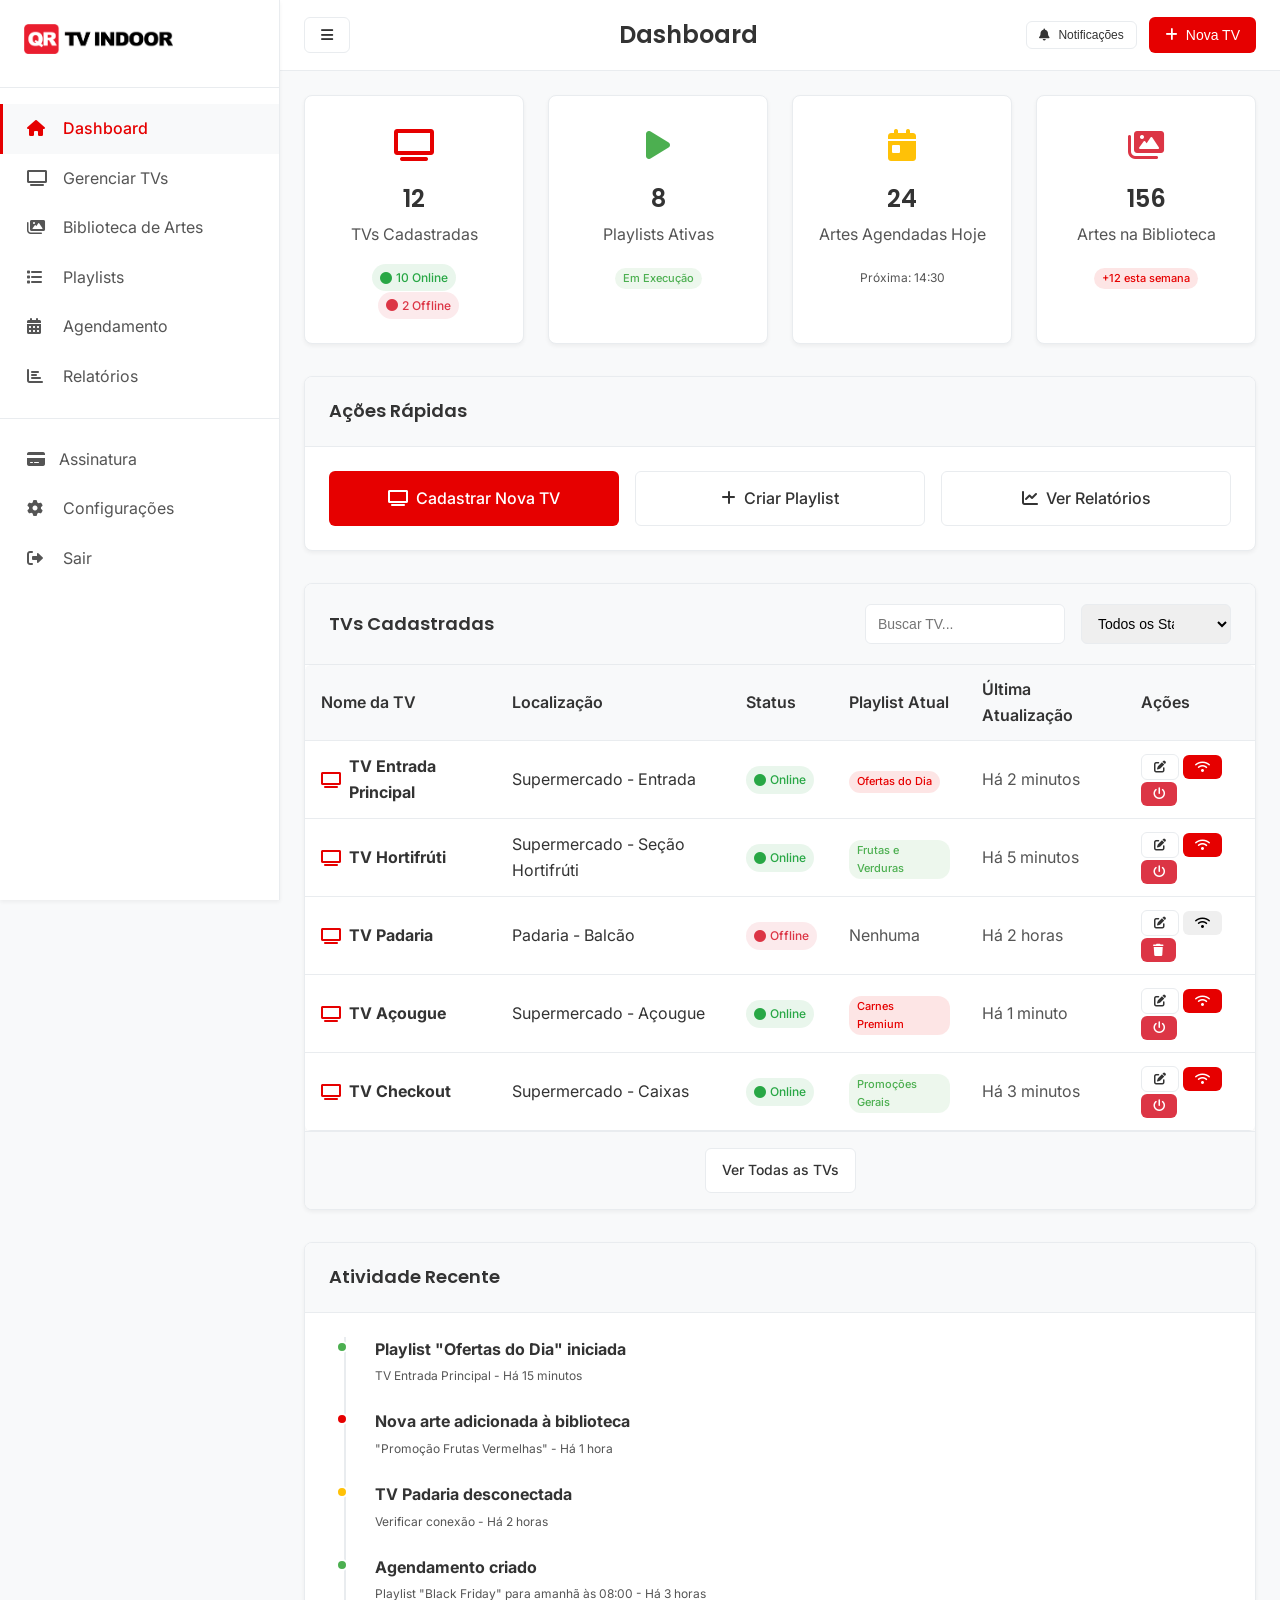
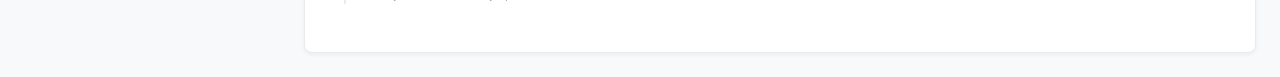
<file: dashboard.html>
<!DOCTYPE html>
<html lang="pt-BR">
<head>
    <meta charset="UTF-8">
    <meta name="viewport" content="width=device-width, initial-scale=1.0">
    <title>QR TV Indoor - Dashboard</title>
    <link rel="stylesheet" href="css/style.css">
    <link rel="stylesheet" href="https://cdnjs.cloudflare.com/ajax/libs/font-awesome/6.0.0/css/all.min.css">
    <link href="https://fonts.googleapis.com/css2?family=Inter:wght@300;400;500;600;700&family=Poppins:wght@300;400;500;600;700&family=Poppins:wght@300;400;500;600;700&display=swap" rel="stylesheet">
</head>
<body>
    <div class="main-layout">
        <!-- Sidebar -->
        <aside class="sidebar">
            <div class="sidebar-header">
                <div class="logo">
                    <a href="dashboard.html">
                        <a href="dashboard.html"><img src="img/logo.png" alt="QR TV Indoor Logo" style="height: 30px;"></a>
                    </a>
                </div>
            </div>
            <nav class="sidebar-nav">
                <a href="dashboard.html" class="nav-item active">
                    <i class="fas fa-home"></i>
                    Dashboard
                </a>
                <a href="tvs.html" class="nav-item">
                    <i class="fas fa-tv"></i>
                    Gerenciar TVs
                </a>
                <a href="biblioteca.html" class="nav-item">
                    <i class="fas fa-images"></i>
                    Biblioteca de Artes
                </a>
                <a href="playlists-list.html" class="nav-item">
                    <i class="fas fa-list"></i>
                    Playlists
                </a>
                <a href="agendamento.html" class="nav-item">
                    <i class="fas fa-calendar-alt"></i>
                    Agendamento
                </a>
                <a href="relatorios.html" class="nav-item">
                    <i class="fas fa-chart-bar"></i>
                    Relatórios
                </a>
                <hr style="margin: 16px 0; border: none; border-top: 1px solid var(--border-color);"><a href="assinatura.html" class="nav-item"><i class="fas fa-credit-card"></i>Assinatura</a>
                <a href="#" class="nav-item">
                    <i class="fas fa-cog"></i>
                    Configurações
                </a>
                <a href="#" class="nav-item">
                    <i class="fas fa-sign-out-alt"></i>
                    Sair
                </a>
            </nav>
        </aside>

        <!-- Conteúdo Principal -->
        <main class="main-content">
            <!-- Header -->
            <header class="header">
                <h1>Dashboard</h1>
                <div class="header-actions">
                    <button class="btn btn-secondary btn-sm">
                        <i class="fas fa-bell"></i>
                        Notificações
                    </button>
                    <button class="btn btn-primary">
                        <i class="fas fa-plus"></i>
                        Nova TV
                    </button>
                </div>
            </header>

            <!-- Cards de Resumo -->
            <div class="grid grid-4 mb-4">
                <div class="card">
                    <div class="card-body text-center">
                        <div style="font-size: 32px; color: var(--primary-color); margin-bottom: 8px;">
                            <i class="fas fa-tv"></i>
                        </div>
                        <h3 style="font-size: 24px; margin-bottom: 4px;">12</h3>
                        <p class="text-muted">TVs Cadastradas</p>
                        <div class="mt-2">
                            <span class="status status-online">
                                <i class="fas fa-circle"></i>
                                10 Online
                            </span>
                            <span class="status status-offline" style="margin-left: 8px;">
                                <i class="fas fa-circle"></i>
                                2 Offline
                            </span>
                        </div>
                    </div>
                </div>

                <div class="card">
                    <div class="card-body text-center">
                        <div style="font-size: 32px; color: var(--accent-color); margin-bottom: 8px;">
                            <i class="fas fa-play"></i>
                        </div>
                        <h3 style="font-size: 24px; margin-bottom: 4px;">8</h3>
                        <p class="text-muted">Playlists Ativas</p>
                        <div class="mt-2">
                            <span class="badge badge-success">Em Execução</span>
                        </div>
                    </div>
                </div>

                <div class="card">
                    <div class="card-body text-center">
                        <div style="font-size: 32px; color: var(--warning-color); margin-bottom: 8px;">
                            <i class="fas fa-calendar-day"></i>
                        </div>
                        <h3 style="font-size: 24px; margin-bottom: 4px;">24</h3>
                        <p class="text-muted">Artes Agendadas Hoje</p>
                        <div class="mt-2">
                            <span class="text-small text-muted">Próxima: 14:30</span>
                        </div>
                    </div>
                </div>

                <div class="card">
                    <div class="card-body text-center">
                        <div style="font-size: 32px; color: var(--danger-color); margin-bottom: 8px;">
                            <i class="fas fa-images"></i>
                        </div>
                        <h3 style="font-size: 24px; margin-bottom: 4px;">156</h3>
                        <p class="text-muted">Artes na Biblioteca</p>
                        <div class="mt-2">
                            <span class="badge badge-primary">+12 esta semana</span>
                        </div>
                    </div>
                </div>
            </div>

            <!-- Ações Rápidas -->
            <div class="card mb-4">
                <div class="card-header">
                    <h2 class="card-title">Ações Rápidas</h2>
                </div>
                <div class="card-body">
                    <div class="grid grid-3 gap-2">
                        <a href="tvs.html" class="btn btn-primary btn-lg">
                            <i class="fas fa-tv"></i>
                            Cadastrar Nova TV
                        </a>
                        <a href="playlists.html" class="btn btn-secondary btn-lg">
                            <i class="fas fa-plus"></i>
                            Criar Playlist
                        </a>
                        <a href="relatorios.html" class="btn btn-secondary btn-lg">
                            <i class="fas fa-chart-line"></i>
                            Ver Relatórios
                        </a>
                    </div>
                </div>
            </div>

            <!-- Lista de TVs -->
            <div class="card">
                <div class="card-header d-flex justify-content-between align-items-center">
                    <h2 class="card-title">TVs Cadastradas</h2>
                    <div class="d-flex gap-2">
                        <input type="text" class="form-control" placeholder="Buscar TV..." style="width: 200px;">
                        <select class="form-control form-select" style="width: 150px;">
                            <option value="">Todos os Status</option>
                            <option value="online">Online</option>
                            <option value="offline">Offline</option>
                        </select>
                    </div>
                </div>
                <div class="card-body" style="padding: 0;">
                    <table class="table">
                        <thead>
                            <tr>
                                <th>Nome da TV</th>
                                <th>Localização</th>
                                <th>Status</th>
                                <th>Playlist Atual</th>
                                <th>Última Atualização</th>
                                <th>Ações</th>
                            </tr>
                        </thead>
                        <tbody>
                            <tr>
                                <td>
                                    <div class="d-flex align-items-center">
                                        <i class="fas fa-tv" style="color: var(--primary-color); margin-right: 8px;"></i>
                                        <strong>TV Entrada Principal</strong>
                                    </div>
                                </td>
                                <td>Supermercado - Entrada</td>
                                <td>
                                    <span class="status status-online">
                                        <i class="fas fa-circle"></i>
                                        Online
                                    </span>
                                </td>
                                <td>
                                    <span class="badge badge-primary">Ofertas do Dia</span>
                                </td>
                                <td class="text-muted">Há 2 minutos</td>
                                <td>
                                    <button class="btn btn-secondary btn-sm" onclick="editTV('TV001')" title="Editar">
                                        <i class="fas fa-edit"></i>
                                    </button>
                                    <button class="btn btn-primary btn-sm" onclick="testConnection('TV001')" title="Testar Conexão">
                                        <i class="fas fa-wifi"></i>
                                    </button>
                                    <button class="btn btn-danger btn-sm" onclick="restartTV('TV001')" title="Reiniciar">
                                        <i class="fas fa-power-off"></i>
                                    </button>
                                </td>
                            </tr>
                            <tr>
                                <td>
                                    <div class="d-flex align-items-center">
                                        <i class="fas fa-tv" style="color: var(--primary-color); margin-right: 8px;"></i>
                                        <strong>TV Hortifrúti</strong>
                                    </div>
                                </td>
                                <td>Supermercado - Seção Hortifrúti</td>
                                <td>
                                    <span class="status status-online">
                                        <i class="fas fa-circle"></i>
                                        Online
                                    </span>
                                </td>
                                <td>
                                    <span class="badge badge-success">Frutas e Verduras</span>
                                </td>
                                <td class="text-muted">Há 5 minutos</td>
                                <td>
                                    <button class="btn btn-secondary btn-sm" onclick="editTV('TV002')" title="Editar">
                                        <i class="fas fa-edit"></i>
                                    </button>
                                    <button class="btn btn-primary btn-sm" onclick="testConnection('TV002')" title="Testar Conexão">
                                        <i class="fas fa-wifi"></i>
                                    </button>
                                    <button class="btn btn-danger btn-sm" onclick="restartTV('TV002')" title="Reiniciar">
                                        <i class="fas fa-power-off"></i>
                                    </button>
                                </td>
                            </tr>
                            <tr>
                                <td>
                                    <div class="d-flex align-items-center">
                                        <i class="fas fa-tv" style="color: var(--primary-color); margin-right: 8px;"></i>
                                        <strong>TV Padaria</strong>
                                    </div>
                                </td>
                                <td>Padaria - Balcão</td>
                                <td>
                                    <span class="status status-offline">
                                        <i class="fas fa-circle"></i>
                                        Offline
                                    </span>
                                </td>
                                <td>
                                    <span class="text-muted">Nenhuma</span>
                                </td>
                                <td class="text-muted">Há 2 horas</td>
                                <td>
                                    <button class="btn btn-secondary btn-sm" onclick="editTV('TV003')" title="Editar">
                                        <i class="fas fa-edit"></i>
                                    </button>
                                    <button class="btn btn-warning btn-sm" onclick="testConnection('TV003')" title="Reconectar">
                                        <i class="fas fa-wifi"></i>
                                    </button>
                                    <button class="btn btn-danger btn-sm" onclick="deleteTV('TV003')" title="Excluir">
                                        <i class="fas fa-trash"></i>
                                    </button>
                                </td>
                            </tr>
                            <tr>
                                <td>
                                    <div class="d-flex align-items-center">
                                        <i class="fas fa-tv" style="color: var(--primary-color); margin-right: 8px;"></i>
                                        <strong>TV Açougue</strong>
                                    </div>
                                </td>
                                <td>Supermercado - Açougue</td>
                                <td>
                                    <span class="status status-online">
                                        <i class="fas fa-circle"></i>
                                        Online
                                    </span>
                                </td>
                                <td>
                                    <span class="badge badge-primary">Carnes Premium</span>
                                </td>
                                <td class="text-muted">Há 1 minuto</td>
                                <td>
                                    <button class="btn btn-secondary btn-sm" onclick="editTV('TV004')" title="Editar">
                                        <i class="fas fa-edit"></i>
                                    </button>
                                    <button class="btn btn-primary btn-sm" onclick="testConnection('TV004')" title="Testar Conexão">
                                        <i class="fas fa-wifi"></i>
                                    </button>
                                    <button class="btn btn-danger btn-sm" onclick="restartTV('TV004')" title="Reiniciar">
                                        <i class="fas fa-power-off"></i>
                                    </button>
                                </td>
                            </tr>
                            <tr>
                                <td>
                                    <div class="d-flex align-items-center">
                                        <i class="fas fa-tv" style="color: var(--primary-color); margin-right: 8px;"></i>
                                        <strong>TV Checkout</strong>
                                    </div>
                                </td>
                                <td>Supermercado - Caixas</td>
                                <td>
                                    <span class="status status-online">
                                        <i class="fas fa-circle"></i>
                                        Online
                                    </span>
                                </td>
                                <td>
                                    <span class="badge badge-success">Promoções Gerais</span>
                                </td>
                                <td class="text-muted">Há 3 minutos</td>
                                <td>
                                    <button class="btn btn-secondary btn-sm" onclick="editTV('TV005')" title="Editar">
                                        <i class="fas fa-edit"></i>
                                    </button>
                                    <button class="btn btn-primary btn-sm" onclick="testConnection('TV005')" title="Testar Conexão">
                                        <i class="fas fa-wifi"></i>
                                    </button>
                                    <button class="btn btn-danger btn-sm" onclick="restartTV('TV005')" title="Reiniciar">
                                        <i class="fas fa-power-off"></i>
                                    </button>
                                </td>
                            </tr>
                        </tbody>
                    </table>
                </div>
                <div class="card-footer text-center">
                    <a href="tvs.html" class="btn btn-secondary">Ver Todas as TVs</a>
                </div>
            </div>

            <!-- Atividade Recente -->
            <div class="card mt-4">
                <div class="card-header">
                    <h2 class="card-title">Atividade Recente</h2>
                </div>
                <div class="card-body">
                    <div class="timeline">
                        <div class="timeline-item">
                            <div class="timeline-marker" style="background-color: var(--accent-color);"></div>
                            <div class="timeline-content">
                                <strong>Playlist "Ofertas do Dia" iniciada</strong>
                                <p class="text-muted text-small">TV Entrada Principal - Há 15 minutos</p>
                            </div>
                        </div>
                        <div class="timeline-item">
                            <div class="timeline-marker" style="background-color: var(--primary-color);"></div>
                            <div class="timeline-content">
                                <strong>Nova arte adicionada à biblioteca</strong>
                                <p class="text-muted text-small">"Promoção Frutas Vermelhas" - Há 1 hora</p>
                            </div>
                        </div>
                        <div class="timeline-item">
                            <div class="timeline-marker" style="background-color: var(--warning-color);"></div>
                            <div class="timeline-content">
                                <strong>TV Padaria desconectada</strong>
                                <p class="text-muted text-small">Verificar conexão - Há 2 horas</p>
                            </div>
                        </div>
                        <div class="timeline-item">
                            <div class="timeline-marker" style="background-color: var(--accent-color);"></div>
                            <div class="timeline-content">
                                <strong>Agendamento criado</strong>
                                <p class="text-muted text-small">Playlist "Black Friday" para amanhã às 08:00 - Há 3 horas</p>
                            </div>
                        </div>
                    </div>
                </div>
            </div>
        </main>
    </div>

    <style>
        /* Estilos específicos para o dashboard */
        .timeline {
            position: relative;
            padding-left: 30px;
        }

        .timeline::before {
            content: '';
            position: absolute;
            left: 15px;
            top: 0;
            bottom: 0;
            width: 2px;
            background-color: var(--border-color);
        }

        .timeline-item {
            position: relative;
            margin-bottom: 24px;
        }

        .timeline-marker {
            position: absolute;
            left: -23px;
            top: 4px;
            width: 12px;
            height: 12px;
            border-radius: 50%;
            border: 2px solid var(--white);
        }

        .timeline-content {
            padding-left: 16px;
        }

        .timeline-content strong {
            display: block;
            margin-bottom: 4px;
        }
    </style>

    <script>
        // Funcionalidade básica para filtros
        document.addEventListener('DOMContentLoaded', function() {
            // Filtro de busca
            const searchInput = document.querySelector('input[placeholder="Buscar TV..."]');
            const statusSelect = document.querySelector('select');
            const tableRows = document.querySelectorAll('tbody tr');

            function filterTable() {
                const searchTerm = searchInput.value.toLowerCase();
                const statusFilter = statusSelect.value;

                tableRows.forEach(row => {
                    const tvName = row.querySelector('strong').textContent.toLowerCase();
                    const location = row.cells[1].textContent.toLowerCase();
                    const status = row.querySelector('.status').textContent.toLowerCase().includes('online') ? 'online' : 'offline';

                    const matchesSearch = tvName.includes(searchTerm) || location.includes(searchTerm);
                    const matchesStatus = !statusFilter || status === statusFilter;

                    row.style.display = matchesSearch && matchesStatus ? '' : 'none';
                });
            }

            searchInput.addEventListener('input', filterTable);
            statusSelect.addEventListener('change', filterTable);

            // Atualização automática do status (simulação)
            setInterval(() => {
                const lastUpdateCells = document.querySelectorAll('td:nth-child(5)');
                lastUpdateCells.forEach(cell => {
                    if (cell.textContent.includes('minutos')) {
                        const minutes = parseInt(cell.textContent.match(/\d+/)[0]) + 1;
                        cell.textContent = `Há ${minutes} minutos`;
                    }
                });
            }, 60000); // Atualiza a cada minuto
        });
    </script>
    <script src="js/main.js"></script>
    <script src="js/main.js"></script>
</body>
</html>
</file>
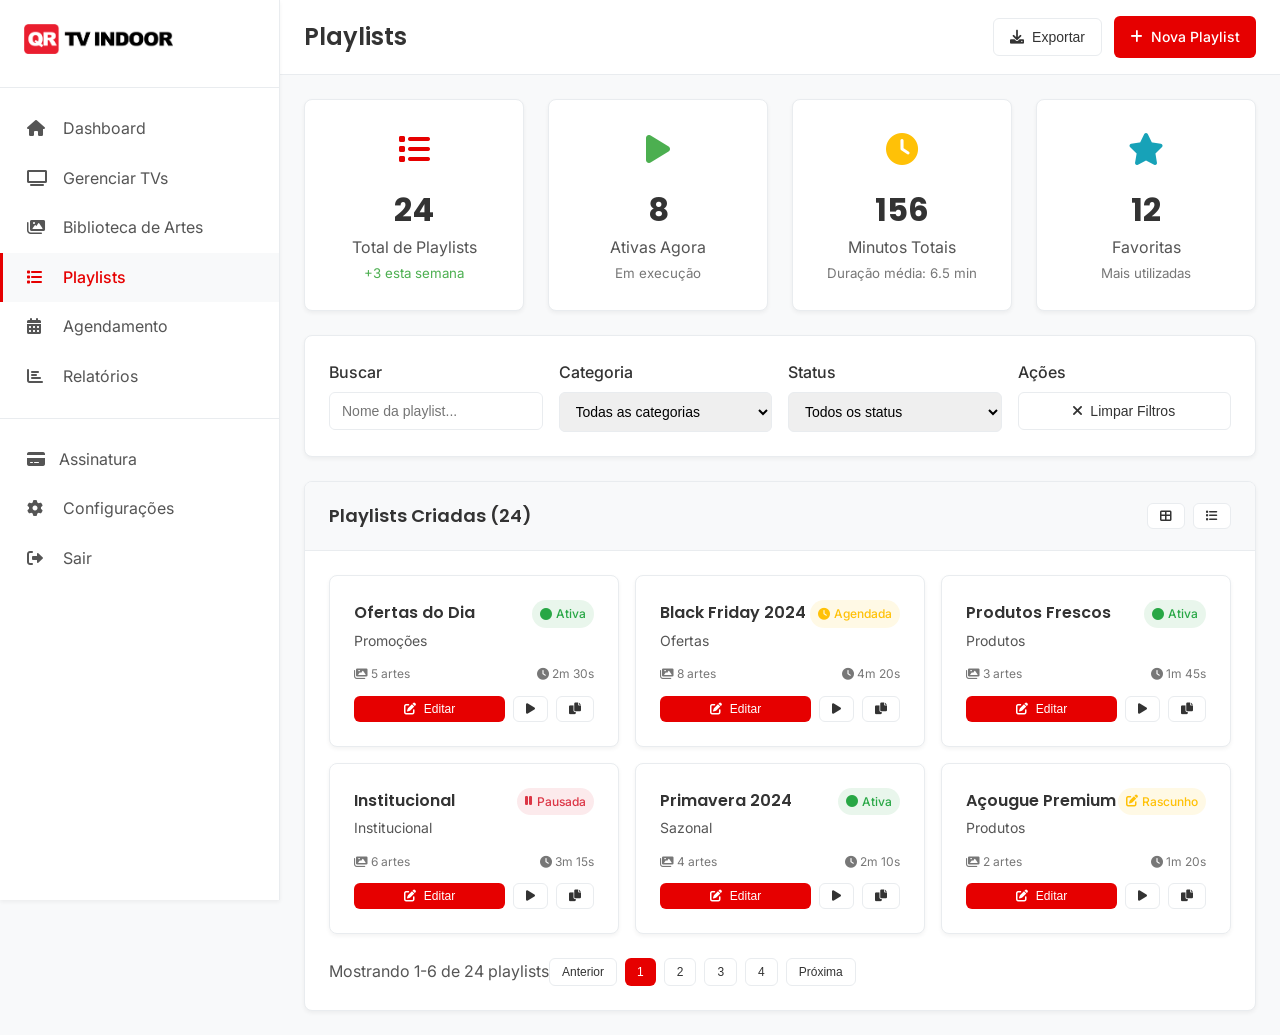
<file: playlists-list.html>
<!DOCTYPE html>
<html lang="pt-BR">
<head>
    <meta charset="UTF-8">
    <meta name="viewport" content="width=device-width, initial-scale=1.0">
    <title>QR TV Indoor - Playlists</title>
    <link rel="stylesheet" href="css/style.css">
    <link rel="stylesheet" href="css/modal.css">
    <link rel="stylesheet" href="https://cdnjs.cloudflare.com/ajax/libs/font-awesome/6.0.0/css/all.min.css">
    <link href="https://fonts.googleapis.com/css2?family=Inter:wght@300;400;500;600;700&family=Poppins:wght@300;400;500;600;700&display=swap" rel="stylesheet">
</head>
<body>
    <div class="main-layout">
        <!-- Sidebar -->
        <aside class="sidebar">
            <div class="sidebar-header">
                <div class="logo">
                    <a href="dashboard.html"><img src="img/logo.png" alt="QR TV Indoor Logo" style="height: 30px;"></a>
                </div>
            </div>
            <nav class="sidebar-nav">
                <a href="dashboard.html" class="nav-item">
                    <i class="fas fa-home"></i>
                    Dashboard
                </a>
                <a href="tvs.html" class="nav-item">
                    <i class="fas fa-tv"></i>
                    Gerenciar TVs
                </a>
                <a href="biblioteca.html" class="nav-item">
                    <i class="fas fa-images"></i>
                    Biblioteca de Artes
                </a>
                <a href="playlists-list.html" class="nav-item active">
                    <i class="fas fa-list"></i>
                    Playlists
                </a>
                <a href="agendamento.html" class="nav-item">
                    <i class="fas fa-calendar-alt"></i>
                    Agendamento
                </a>
                <a href="relatorios.html" class="nav-item">
                    <i class="fas fa-chart-bar"></i>
                    Relatórios
                </a>
                <hr style="margin: 16px 0; border: none; border-top: 1px solid var(--border-color);"><a href="assinatura.html" class="nav-item"><i class="fas fa-credit-card"></i>Assinatura</a>
                <a href="#" class="nav-item">
                    <i class="fas fa-cog"></i>
                    Configurações
                </a>
                <a href="#" class="nav-item">
                    <i class="fas fa-sign-out-alt"></i>
                    Sair
                </a>
            </nav>
        </aside>

        <!-- Main Content -->
        <main class="main-content">
            <!-- Header -->
            <div class="header">
                <h1>Playlists</h1>
                <div class="header-actions">
                    <button class="btn btn-secondary">
                        <i class="fas fa-download"></i>
                        Exportar
                    </button>
                    <a href="playlists.html" class="btn btn-primary">
                        <i class="fas fa-plus"></i>
                        Nova Playlist
                    </a>
                </div>
            </div>

            <!-- Stats Cards -->
            <div class="grid grid-4 mb-3">
                <div class="card">
                    <div class="card-body text-center">
                        <div style="color: var(--primary-color); font-size: 2rem; margin-bottom: 8px;">
                            <i class="fas fa-list"></i>
                        </div>
                        <h3 style="margin: 0; font-size: 2rem; font-weight: 700;">24</h3>
                        <p style="margin: 0; color: var(--text-secondary);">Total de Playlists</p>
                        <small style="color: var(--accent-color);">+3 esta semana</small>
                    </div>
                </div>
                <div class="card">
                    <div class="card-body text-center">
                        <div style="color: var(--accent-color); font-size: 2rem; margin-bottom: 8px;">
                            <i class="fas fa-play"></i>
                        </div>
                        <h3 style="margin: 0; font-size: 2rem; font-weight: 700;">8</h3>
                        <p style="margin: 0; color: var(--text-secondary);">Ativas Agora</p>
                        <small style="color: var(--text-light);">Em execução</small>
                    </div>
                </div>
                <div class="card">
                    <div class="card-body text-center">
                        <div style="color: var(--warning-color); font-size: 2rem; margin-bottom: 8px;">
                            <i class="fas fa-clock"></i>
                        </div>
                        <h3 style="margin: 0; font-size: 2rem; font-weight: 700;">156</h3>
                        <p style="margin: 0; color: var(--text-secondary);">Minutos Totais</p>
                        <small style="color: var(--text-light);">Duração média: 6.5 min</small>
                    </div>
                </div>
                <div class="card">
                    <div class="card-body text-center">
                        <div style="color: var(--info-color); font-size: 2rem; margin-bottom: 8px;">
                            <i class="fas fa-star"></i>
                        </div>
                        <h3 style="margin: 0; font-size: 2rem; font-weight: 700;">12</h3>
                        <p style="margin: 0; color: var(--text-secondary);">Favoritas</p>
                        <small style="color: var(--text-light);">Mais utilizadas</small>
                    </div>
                </div>
            </div>

            <!-- Filters -->
            <div class="card mb-3">
                <div class="card-body">
                    <div class="grid grid-4 gap-2">
                        <div class="form-group mb-0">
                            <label class="form-label">Buscar</label>
                            <input type="text" class="form-control" placeholder="Nome da playlist...">
                        </div>
                        <div class="form-group mb-0">
                            <label class="form-label">Categoria</label>
                            <select class="form-control form-select">
                                <option>Todas as categorias</option>
                                <option>Promoções</option>
                                <option>Ofertas</option>
                                <option>Institucional</option>
                                <option>Sazonal</option>
                                <option>Produtos</option>
                            </select>
                        </div>
                        <div class="form-group mb-0">
                            <label class="form-label">Status</label>
                            <select class="form-control form-select">
                                <option>Todos os status</option>
                                <option>Ativa</option>
                                <option>Pausada</option>
                                <option>Agendada</option>
                                <option>Rascunho</option>
                            </select>
                        </div>
                        <div class="form-group mb-0">
                            <label class="form-label">Ações</label>
                            <button class="btn btn-secondary" style="width: 100%;">
                                <i class="fas fa-times"></i>
                                Limpar Filtros
                            </button>
                        </div>
                    </div>
                </div>
            </div>

            <!-- Playlists Grid -->
            <div class="card">
                <div class="card-header">
                    <div class="d-flex justify-content-between align-items-center">
                        <h3 class="card-title">Playlists Criadas (24)</h3>
                        <div style="display: flex; gap: 8px;">
                            <button class="btn btn-sm btn-secondary">
                                <i class="fas fa-th-large"></i>
                            </button>
                            <button class="btn btn-sm btn-secondary">
                                <i class="fas fa-list"></i>
                            </button>
                        </div>
                    </div>
                </div>
                <div class="card-body">
                    <div class="grid grid-3 gap-2">
                        <!-- Playlist Card 1 -->
                        <div class="card" style="border: 1px solid var(--border-color);">
                            <div class="card-body">
                                <div style="display: flex; justify-content: between; align-items: flex-start; margin-bottom: 12px;">
                                    <div style="flex: 1;">
                                        <h4 style="margin: 0 0 4px 0; font-size: 16px;">Ofertas do Dia</h4>
                                        <p style="margin: 0; color: var(--text-secondary); font-size: 14px;">Promoções</p>
                                    </div>
                                    <span class="status status-online">
                                        <i class="fas fa-circle"></i>
                                        Ativa
                                    </span>
                                </div>
                                <div style="margin-bottom: 12px;">
                                    <div style="display: flex; justify-content: space-between; font-size: 12px; color: var(--text-light);">
                                        <span><i class="fas fa-images"></i> 5 artes</span>
                                        <span><i class="fas fa-clock"></i> 2m 30s</span>
                                    </div>
                                </div>
                                <div style="display: flex; gap: 8px;">
                                    <button class="btn btn-sm btn-primary" style="flex: 1;" onclick="window.location.href='playlists.html'">
                                        <i class="fas fa-edit"></i>
                                        Editar
                                    </button>
                                    <button class="btn btn-sm btn-secondary">
                                        <i class="fas fa-play"></i>
                                    </button>
                                    <button class="btn btn-sm btn-secondary">
                                        <i class="fas fa-copy"></i>
                                    </button>
                                </div>
                            </div>
                        </div>

                        <!-- Playlist Card 2 -->
                        <div class="card" style="border: 1px solid var(--border-color);">
                            <div class="card-body">
                                <div style="display: flex; justify-content: between; align-items: flex-start; margin-bottom: 12px;">
                                    <div style="flex: 1;">
                                        <h4 style="margin: 0 0 4px 0; font-size: 16px;">Black Friday 2024</h4>
                                        <p style="margin: 0; color: var(--text-secondary); font-size: 14px;">Ofertas</p>
                                    </div>
                                    <span class="status status-pending">
                                        <i class="fas fa-clock"></i>
                                        Agendada
                                    </span>
                                </div>
                                <div style="margin-bottom: 12px;">
                                    <div style="display: flex; justify-content: space-between; font-size: 12px; color: var(--text-light);">
                                        <span><i class="fas fa-images"></i> 8 artes</span>
                                        <span><i class="fas fa-clock"></i> 4m 20s</span>
                                    </div>
                                </div>
                                <div style="display: flex; gap: 8px;">
                                    <button class="btn btn-sm btn-primary" style="flex: 1;" onclick="window.location.href='playlists.html'">
                                        <i class="fas fa-edit"></i>
                                        Editar
                                    </button>
                                    <button class="btn btn-sm btn-secondary">
                                        <i class="fas fa-play"></i>
                                    </button>
                                    <button class="btn btn-sm btn-secondary">
                                        <i class="fas fa-copy"></i>
                                    </button>
                                </div>
                            </div>
                        </div>

                        <!-- Playlist Card 3 -->
                        <div class="card" style="border: 1px solid var(--border-color);">
                            <div class="card-body">
                                <div style="display: flex; justify-content: between; align-items: flex-start; margin-bottom: 12px;">
                                    <div style="flex: 1;">
                                        <h4 style="margin: 0 0 4px 0; font-size: 16px;">Produtos Frescos</h4>
                                        <p style="margin: 0; color: var(--text-secondary); font-size: 14px;">Produtos</p>
                                    </div>
                                    <span class="status status-online">
                                        <i class="fas fa-circle"></i>
                                        Ativa
                                    </span>
                                </div>
                                <div style="margin-bottom: 12px;">
                                    <div style="display: flex; justify-content: space-between; font-size: 12px; color: var(--text-light);">
                                        <span><i class="fas fa-images"></i> 3 artes</span>
                                        <span><i class="fas fa-clock"></i> 1m 45s</span>
                                    </div>
                                </div>
                                <div style="display: flex; gap: 8px;">
                                    <button class="btn btn-sm btn-primary" style="flex: 1;" onclick="window.location.href='playlists.html'">
                                        <i class="fas fa-edit"></i>
                                        Editar
                                    </button>
                                    <button class="btn btn-sm btn-secondary">
                                        <i class="fas fa-play"></i>
                                    </button>
                                    <button class="btn btn-sm btn-secondary">
                                        <i class="fas fa-copy"></i>
                                    </button>
                                </div>
                            </div>
                        </div>

                        <!-- Playlist Card 4 -->
                        <div class="card" style="border: 1px solid var(--border-color);">
                            <div class="card-body">
                                <div style="display: flex; justify-content: between; align-items: flex-start; margin-bottom: 12px;">
                                    <div style="flex: 1;">
                                        <h4 style="margin: 0 0 4px 0; font-size: 16px;">Institucional</h4>
                                        <p style="margin: 0; color: var(--text-secondary); font-size: 14px;">Institucional</p>
                                    </div>
                                    <span class="status status-offline">
                                        <i class="fas fa-pause"></i>
                                        Pausada
                                    </span>
                                </div>
                                <div style="margin-bottom: 12px;">
                                    <div style="display: flex; justify-content: space-between; font-size: 12px; color: var(--text-light);">
                                        <span><i class="fas fa-images"></i> 6 artes</span>
                                        <span><i class="fas fa-clock"></i> 3m 15s</span>
                                    </div>
                                </div>
                                <div style="display: flex; gap: 8px;">
                                    <button class="btn btn-sm btn-primary" style="flex: 1;" onclick="window.location.href='playlists.html'">
                                        <i class="fas fa-edit"></i>
                                        Editar
                                    </button>
                                    <button class="btn btn-sm btn-secondary">
                                        <i class="fas fa-play"></i>
                                    </button>
                                    <button class="btn btn-sm btn-secondary">
                                        <i class="fas fa-copy"></i>
                                    </button>
                                </div>
                            </div>
                        </div>

                        <!-- Playlist Card 5 -->
                        <div class="card" style="border: 1px solid var(--border-color);">
                            <div class="card-body">
                                <div style="display: flex; justify-content: between; align-items: flex-start; margin-bottom: 12px;">
                                    <div style="flex: 1;">
                                        <h4 style="margin: 0 0 4px 0; font-size: 16px;">Primavera 2024</h4>
                                        <p style="margin: 0; color: var(--text-secondary); font-size: 14px;">Sazonal</p>
                                    </div>
                                    <span class="status status-online">
                                        <i class="fas fa-circle"></i>
                                        Ativa
                                    </span>
                                </div>
                                <div style="margin-bottom: 12px;">
                                    <div style="display: flex; justify-content: space-between; font-size: 12px; color: var(--text-light);">
                                        <span><i class="fas fa-images"></i> 4 artes</span>
                                        <span><i class="fas fa-clock"></i> 2m 10s</span>
                                    </div>
                                </div>
                                <div style="display: flex; gap: 8px;">
                                    <button class="btn btn-sm btn-primary" style="flex: 1;" onclick="window.location.href='playlists.html'">
                                        <i class="fas fa-edit"></i>
                                        Editar
                                    </button>
                                    <button class="btn btn-sm btn-secondary">
                                        <i class="fas fa-play"></i>
                                    </button>
                                    <button class="btn btn-sm btn-secondary">
                                        <i class="fas fa-copy"></i>
                                    </button>
                                </div>
                            </div>
                        </div>

                        <!-- Playlist Card 6 -->
                        <div class="card" style="border: 1px solid var(--border-color);">
                            <div class="card-body">
                                <div style="display: flex; justify-content: between; align-items: flex-start; margin-bottom: 12px;">
                                    <div style="flex: 1;">
                                        <h4 style="margin: 0 0 4px 0; font-size: 16px;">Açougue Premium</h4>
                                        <p style="margin: 0; color: var(--text-secondary); font-size: 14px;">Produtos</p>
                                    </div>
                                    <span class="status status-pending">
                                        <i class="fas fa-edit"></i>
                                        Rascunho
                                    </span>
                                </div>
                                <div style="margin-bottom: 12px;">
                                    <div style="display: flex; justify-content: space-between; font-size: 12px; color: var(--text-light);">
                                        <span><i class="fas fa-images"></i> 2 artes</span>
                                        <span><i class="fas fa-clock"></i> 1m 20s</span>
                                    </div>
                                </div>
                                <div style="display: flex; gap: 8px;">
                                    <button class="btn btn-sm btn-primary" style="flex: 1;" onclick="window.location.href='playlists.html'">
                                        <i class="fas fa-edit"></i>
                                        Editar
                                    </button>
                                    <button class="btn btn-sm btn-secondary">
                                        <i class="fas fa-play"></i>
                                    </button>
                                    <button class="btn btn-sm btn-secondary">
                                        <i class="fas fa-copy"></i>
                                    </button>
                                </div>
                            </div>
                        </div>
                    </div>

                    <!-- Pagination -->
                    <div style="margin-top: 24px; display: flex; justify-content: between; align-items: center;">
                        <p style="margin: 0; color: var(--text-secondary);">
                            Mostrando 1-6 de 24 playlists
                        </p>
                        <div style="display: flex; gap: 8px;">
                            <button class="btn btn-sm btn-secondary">Anterior</button>
                            <button class="btn btn-sm btn-primary">1</button>
                            <button class="btn btn-sm btn-secondary">2</button>
                            <button class="btn btn-sm btn-secondary">3</button>
                            <button class="btn btn-sm btn-secondary">4</button>
                            <button class="btn btn-sm btn-secondary">Próxima</button>
                        </div>
                    </div>
                </div>
            </div>
        </main>
    </div>

    <script src="js/main.js"></script>
</body>
</html>
</file>
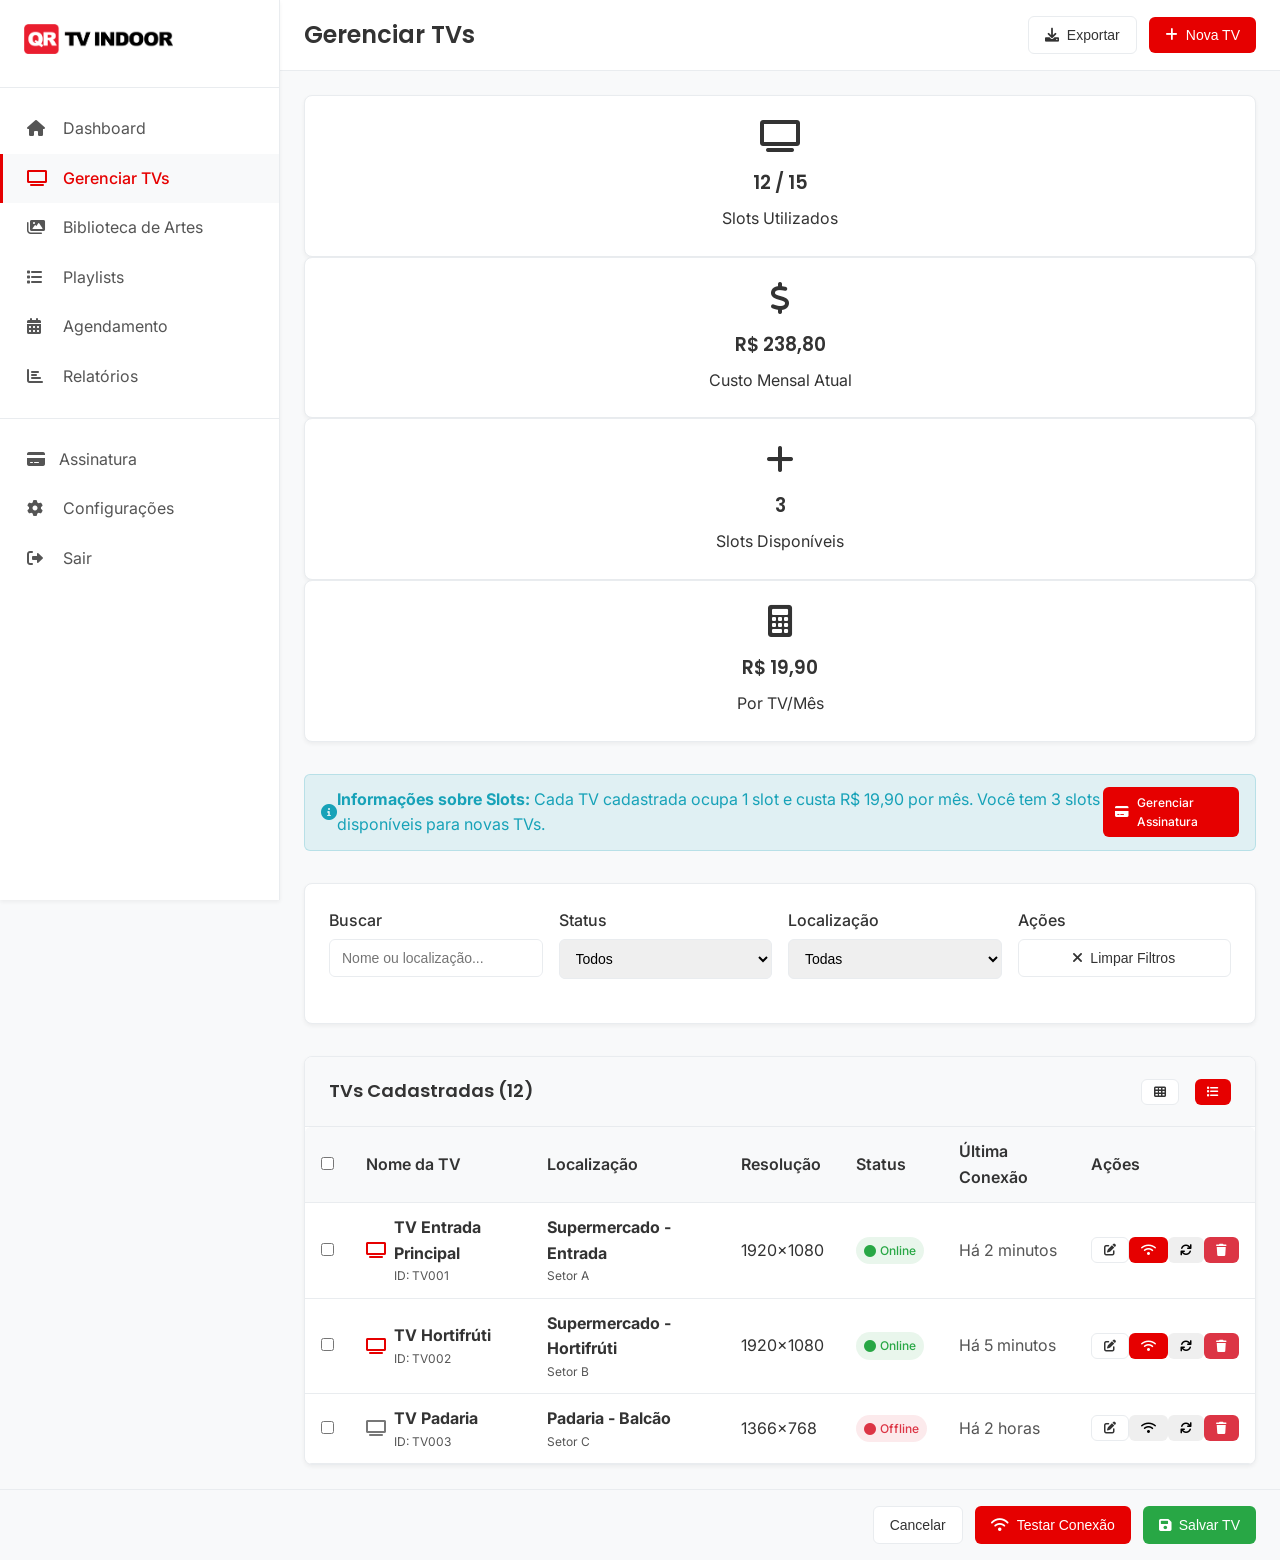
<file: tvs.html>
<!DOCTYPE html>
<html lang="pt-BR">
<head>
    <meta charset="UTF-8">
    <meta name="viewport" content="width=device-width, initial-scale=1.0">
    <title>QR TV Indoor - Gerenciar TVs</title>
    <link rel="stylesheet" href="css/style.css">
    <link rel="stylesheet" href="https://cdnjs.cloudflare.com/ajax/libs/font-awesome/6.0.0/css/all.min.css">
    <link href="https://fonts.googleapis.com/css2?family=Inter:wght@300;400;500;600;700&family=Poppins:wght@300;400;500;600;700&family=Poppins:wght@300;400;500;600;700&display=swap" rel="stylesheet">
</head>
<body>
    <div class="main-layout">
        <!-- Sidebar -->
        <aside class="sidebar">
            <div class="sidebar-header">
                <div class="logo">
                    <a href="dashboard.html">
                        <a href="dashboard.html"><img src="img/logo.png" alt="QR TV Indoor Logo" style="height: 30px;"></a>
                    </a>
                </div>
            </div>
            <nav class="sidebar-nav">
                <a href="dashboard.html" class="nav-item">
                    <i class="fas fa-home"></i>
                    Dashboard
                </a>
                <a href="tvs.html" class="nav-item active">
                    <i class="fas fa-tv"></i>
                    Gerenciar TVs
                </a>
                <a href="biblioteca.html" class="nav-item">
                    <i class="fas fa-images"></i>
                    Biblioteca de Artes
                </a>
                <a href="playlists-list.html" class="nav-item">
                    <i class="fas fa-list"></i>
                    Playlists
                </a>
                <a href="agendamento.html" class="nav-item">
                    <i class="fas fa-calendar-alt"></i>
                    Agendamento
                </a>
                <a href="relatorios.html" class="nav-item">
                    <i class="fas fa-chart-bar"></i>
                    Relatórios
                </a>
                <hr style="margin: 16px 0; border: none; border-top: 1px solid var(--border-color);"><a href="assinatura.html" class="nav-item"><i class="fas fa-credit-card"></i>Assinatura</a>
                <a href="#" class="nav-item">
                    <i class="fas fa-cog"></i>
                    Configurações
                </a>
                <a href="#" class="nav-item">
                    <i class="fas fa-sign-out-alt"></i>
                    Sair
                </a>
            </nav>
        </aside>

        <!-- Conteúdo Principal -->
        <main class="main-content">
            <!-- Header -->
            <header class="header">
                <h1>Gerenciar TVs</h1>
                <div class="header-actions">
                    <button class="btn btn-secondary" onclick="exportTVs()">
                        <i class="fas fa-download"></i>
                        Exportar
                    </button>
                    <button class="btn btn-primary" onclick="openTVModal()">
                        <i class="fas fa-plus"></i>
                        Nova TV
                    </button>
                </div>
            </header>

            <!-- Informações de Slots -->
            <div class="row mb-4">
                <div class="col-md-3">
                    <div class="card bg-primary text-white">
                        <div class="card-body text-center">
                            <i class="fas fa-tv fa-2x mb-2"></i>
                            <h3 class="mb-1">12 / 15</h3>
                            <p class="mb-0">Slots Utilizados</p>
                        </div>
                    </div>
                </div>
                <div class="col-md-3">
                    <div class="card bg-success text-white">
                        <div class="card-body text-center">
                            <i class="fas fa-dollar-sign fa-2x mb-2"></i>
                            <h3 class="mb-1">R$ 238,80</h3>
                            <p class="mb-0">Custo Mensal Atual</p>
                        </div>
                    </div>
                </div>
                <div class="col-md-3">
                    <div class="card bg-warning text-white">
                        <div class="card-body text-center">
                            <i class="fas fa-plus fa-2x mb-2"></i>
                            <h3 class="mb-1">3</h3>
                            <p class="mb-0">Slots Disponíveis</p>
                        </div>
                    </div>
                </div>
                <div class="col-md-3">
                    <div class="card bg-info text-white">
                        <div class="card-body text-center">
                            <i class="fas fa-calculator fa-2x mb-2"></i>
                            <h3 class="mb-1">R$ 19,90</h3>
                            <p class="mb-0">Por TV/Mês</p>
                        </div>
                    </div>
                </div>
            </div>

            <!-- Alerta de Slots -->
            <div class="alert alert-info mb-4">
                <div class="d-flex align-items-center">
                    <i class="fas fa-info-circle me-2"></i>
                    <div class="flex-grow-1">
                        <strong>Informações sobre Slots:</strong>
                        Cada TV cadastrada ocupa 1 slot e custa R$ 19,90 por mês. Você tem 3 slots disponíveis para novas TVs.
                    </div>
                    <a href="assinatura.html" class="btn btn-primary btn-sm">
                        <i class="fas fa-credit-card"></i>
                        Gerenciar Assinatura
                    </a>
                </div>
            </div>

            <!-- Filtros -->
            <div class="card mb-4">
                <div class="card-body">
                    <div class="grid grid-4 gap-2">
                        <div class="form-group">
                            <label class="form-label">Buscar</label>
                            <input type="text" class="form-control" id="searchInput" placeholder="Nome ou localização...">
                        </div>
                        <div class="form-group">
                            <label class="form-label">Status</label>
                            <select class="form-control form-select" id="statusFilter">
                                <option value="">Todos</option>
                                <option value="online">Online</option>
                                <option value="offline">Offline</option>
                                <option value="manutencao">Manutenção</option>
                            </select>
                        </div>
                        <div class="form-group">
                            <label class="form-label">Localização</label>
                            <select class="form-control form-select" id="locationFilter">
                                <option value="">Todas</option>
                                <option value="supermercado">Supermercado</option>
                                <option value="padaria">Padaria</option>
                                <option value="acougue">Açougue</option>
                                <option value="farmacia">Farmácia</option>
                            </select>
                        </div>
                        <div class="form-group">
                            <label class="form-label">Ações</label>
                            <button class="btn btn-secondary" onclick="clearFilters()" style="width: 100%;">
                                <i class="fas fa-times"></i>
                                Limpar Filtros
                            </button>
                        </div>
                    </div>
                </div>
            </div>

            <!-- Lista de TVs -->
            <div class="card">
                <div class="card-header d-flex justify-content-between align-items-center">
                    <h2 class="card-title">TVs Cadastradas (12)</h2>
                    <div class="d-flex gap-2">
                        <button class="btn btn-secondary btn-sm" onclick="toggleView('grid')">
                            <i class="fas fa-th"></i>
                        </button>
                        <button class="btn btn-primary btn-sm" onclick="toggleView('table')">
                            <i class="fas fa-list"></i>
                        </button>
                    </div>
                </div>
                
                <!-- Visualização em Tabela -->
                <div id="tableView" class="card-body" style="padding: 0;">
                    <table class="table">
                        <thead>
                            <tr>
                                <th>
                                    <input type="checkbox" id="selectAll" onchange="toggleSelectAll()">
                                </th>
                                <th>Nome da TV</th>
                                <th>Localização</th>
                                <th>Resolução</th>
                                <th>Status</th>
                                <th>Última Conexão</th>
                                <th>Ações</th>
                            </tr>
                        </thead>
                        <tbody id="tvsTableBody">
                            <tr data-status="online" data-location="supermercado">
                                <td><input type="checkbox" class="tv-checkbox"></td>
                                <td>
                                    <div class="d-flex align-items-center">
                                        <i class="fas fa-tv" style="color: var(--primary-color); margin-right: 8px;"></i>
                                        <div>
                                            <strong>TV Entrada Principal</strong>
                                            <div class="text-small text-muted">ID: TV001</div>
                                        </div>
                                    </div>
                                </td>
                                <td>
                                    <div>
                                        <strong>Supermercado - Entrada</strong>
                                        <div class="text-small text-muted">Setor A</div>
                                    </div>
                                </td>
                                <td>1920x1080</td>
                                <td>
                                    <span class="status status-online">
                                        <i class="fas fa-circle"></i>
                                        Online
                                    </span>
                                </td>
                                <td class="text-muted">Há 2 minutos</td>
                                <td>
                                    <div class="d-flex gap-1">
                                        <button class="btn btn-secondary btn-sm" onclick="editTV('TV001')" title="Editar">
                                            <i class="fas fa-edit"></i>
                                        </button>
                                        <button class="btn btn-primary btn-sm" onclick="testConnection('TV001')" title="Testar Conexão">
                                            <i class="fas fa-wifi"></i>
                                        </button>
                                        <button class="btn btn-warning btn-sm" onclick="restartTV('TV001')" title="Reiniciar">
                                            <i class="fas fa-sync"></i>
                                        </button>
                                        <button class="btn btn-danger btn-sm" onclick="deleteTV('TV001')" title="Excluir">
                                            <i class="fas fa-trash"></i>
                                        </button>
                                    </div>
                                </td>
                            </tr>
                            <tr data-status="online" data-location="supermercado">
                                <td><input type="checkbox" class="tv-checkbox"></td>
                                <td>
                                    <div class="d-flex align-items-center">
                                        <i class="fas fa-tv" style="color: var(--primary-color); margin-right: 8px;"></i>
                                        <div>
                                            <strong>TV Hortifrúti</strong>
                                            <div class="text-small text-muted">ID: TV002</div>
                                        </div>
                                    </div>
                                </td>
                                <td>
                                    <div>
                                        <strong>Supermercado - Hortifrúti</strong>
                                        <div class="text-small text-muted">Setor B</div>
                                    </div>
                                </td>
                                <td>1920x1080</td>
                                <td>
                                    <span class="status status-online">
                                        <i class="fas fa-circle"></i>
                                        Online
                                    </span>
                                </td>
                                <td class="text-muted">Há 5 minutos</td>
                                <td>
                                    <div class="d-flex gap-1">
                                        <button class="btn btn-secondary btn-sm" onclick="editTV('TV002')" title="Editar">
                                            <i class="fas fa-edit"></i>
                                        </button>
                                        <button class="btn btn-primary btn-sm" onclick="testConnection('TV002')" title="Testar Conexão">
                                            <i class="fas fa-wifi"></i>
                                        </button>
                                        <button class="btn btn-warning btn-sm" onclick="restartTV('TV002')" title="Reiniciar">
                                            <i class="fas fa-sync"></i>
                                        </button>
                                        <button class="btn btn-danger btn-sm" onclick="deleteTV('TV002')" title="Excluir">
                                            <i class="fas fa-trash"></i>
                                        </button>
                                    </div>
                                </td>
                            </tr>
                            <tr data-status="offline" data-location="padaria">
                                <td><input type="checkbox" class="tv-checkbox"></td>
                                <td>
                                    <div class="d-flex align-items-center">
                                        <i class="fas fa-tv" style="color: var(--text-light); margin-right: 8px;"></i>
                                        <div>
                                            <strong>TV Padaria</strong>
                                            <div class="text-small text-muted">ID: TV003</div>
                                        </div>
                                    </div>
                                </td>
                                <td>
                                    <div>
                                        <strong>Padaria - Balcão</strong>
                                        <div class="text-small text-muted">Setor C</div>
                                    </div>
                                </td>
                                <td>1366x768</td>
                                <td>
                                    <span class="status status-offline">
                                        <i class="fas fa-circle"></i>
                                        Offline
                                    </span>
                                </td>
                                <td class="text-muted">Há 2 horas</td>
                                <td>
                                    <div class="d-flex gap-1">
                                        <button class="btn btn-secondary btn-sm" onclick="editTV('TV003')" title="Editar">
                                            <i class="fas fa-edit"></i>
                                        </button>
                                        <button class="btn btn-warning btn-sm" onclick="testConnection('TV003')" title="Reconectar">
                                            <i class="fas fa-wifi"></i>
                                        </button>
                                        <button class="btn btn-warning btn-sm" onclick="restartTV('TV003')" title="Reiniciar">
                                            <i class="fas fa-sync"></i>
                                        </button>
                                        <button class="btn btn-danger btn-sm" onclick="deleteTV('TV003')" title="Excluir">
                                            <i class="fas fa-trash"></i>
                                        </button>
                                    </div>
                                </td>
                            </tr>
                        </tbody>
                    </table>
                </div>

                <!-- Visualização em Grid -->
                <div id="gridView" class="card-body" style="display: none;">
                    <div class="grid grid-3" id="tvsGridContainer">
                        <div class="card" data-status="online" data-location="supermercado">
                            <div class="card-body">
                                <div class="d-flex justify-content-between align-items-start mb-3">
                                    <div class="d-flex align-items-center">
                                        <i class="fas fa-tv" style="color: var(--primary-color); font-size: 24px; margin-right: 12px;"></i>
                                        <div>
                                            <h3 style="margin: 0; font-size: 16px;">TV Entrada Principal</h3>
                                            <p class="text-muted text-small" style="margin: 0;">ID: TV001</p>
                                        </div>
                                    </div>
                                    <span class="status status-online">
                                        <i class="fas fa-circle"></i>
                                        Online
                                    </span>
                                </div>
                                <div class="mb-3">
                                    <p class="text-small"><strong>Localização:</strong> Supermercado - Entrada</p>
                                    <p class="text-small"><strong>Resolução:</strong> 1920x1080</p>
                                    <p class="text-small"><strong>Última conexão:</strong> Há 2 minutos</p>
                                </div>
                                <div class="d-flex gap-1">
                                    <button class="btn btn-secondary btn-sm" onclick="editTV('TV001')">
                                        <i class="fas fa-edit"></i>
                                    </button>
                                    <button class="btn btn-primary btn-sm" onclick="testConnection('TV001')">
                                        <i class="fas fa-wifi"></i>
                                    </button>
                                    <button class="btn btn-warning btn-sm" onclick="restartTV('TV001')">
                                        <i class="fas fa-sync"></i>
                                    </button>
                                    <button class="btn btn-danger btn-sm" onclick="deleteTV('TV001')">
                                        <i class="fas fa-trash"></i>
                                    </button>
                                </div>
                            </div>
                        </div>
                    </div>
                </div>
            </div>
        </main>
    </div>

    <!-- Modal de Cadastro/Edição de TV -->
    <div id="tvModal" class="modal" style="display: none;">
        <div class="modal-content">
            <div class="modal-header">
                <h2 id="modalTitle">Nova TV</h2>
                <button class="btn btn-secondary btn-sm" onclick="closeTVModal()">
                    <i class="fas fa-times"></i>
                </button>
            </div>
            <div class="modal-body">
                <form id="tvForm">
                    <div class="grid grid-2 gap-2">
                        <div class="form-group">
                            <label class="form-label">Nome da TV *</label>
                            <input type="text" class="form-control" id="tvName" placeholder="Ex: TV Entrada Principal" required>
                        </div>
                        <div class="form-group">
                            <label class="form-label">Código de Identificação</label>
                            <input type="text" class="form-control" id="tvId" placeholder="Gerado automaticamente" readonly>
                        </div>
                    </div>

                    <div class="grid grid-2 gap-2">
                        <div class="form-group">
                            <label class="form-label">Localização Principal *</label>
                            <select class="form-control form-select" id="tvLocation" required>
                                <option value="">Selecione...</option>
                                <option value="supermercado">Supermercado</option>
                                <option value="padaria">Padaria</option>
                                <option value="acougue">Açougue</option>
                                <option value="farmacia">Farmácia</option>
                                <option value="lanchonete">Lanchonete</option>
                                <option value="outro">Outro</option>
                            </select>
                        </div>
                        <div class="form-group">
                            <label class="form-label">Setor/Área Específica</label>
                            <input type="text" class="form-control" id="tvSector" placeholder="Ex: Entrada, Balcão, Setor A">
                        </div>
                    </div>

                    <div class="grid grid-2 gap-2">
                        <div class="form-group">
                            <label class="form-label">Resolução da Tela</label>
                            <select class="form-control form-select" id="tvResolution">
                                <option value="1920x1080">1920x1080 (Full HD)</option>
                                <option value="1366x768">1366x768 (HD)</option>
                                <option value="3840x2160">3840x2160 (4K)</option>
                                <option value="1280x720">1280x720 (HD Ready)</option>
                            </select>
                        </div>
                        <div class="form-group">
                            <label class="form-label">Tamanho da Tela</label>
                            <select class="form-control form-select" id="tvSize">
                                <option value="">Selecione...</option>
                                <option value="32">32 polegadas</option>
                                <option value="40">40 polegadas</option>
                                <option value="43">43 polegadas</option>
                                <option value="50">50 polegadas</option>
                                <option value="55">55 polegadas</option>
                                <option value="65">65 polegadas</option>
                                <option value="75">75 polegadas</option>
                            </select>
                        </div>
                    </div>

                    <div class="form-group">
                        <label class="form-label">Descrição/Notas</label>
                        <textarea class="form-control" id="tvDescription" rows="3" placeholder="Informações adicionais sobre a TV, localização específica, observações..."></textarea>
                    </div>

                    <div class="form-group">
                        <label for="tvPlaylist" class="form-label">Vincular à Playlist</label>
                        <select id="tvPlaylist" class="form-control form-select">
                            <option value="">Nenhuma Playlist</option>
                            <option value="playlist1">Playlist de Promoções</option>
                            <option value="playlist2">Playlist de Lançamentos</option>
                            <option value="playlist3">Playlist Institucional</option>
                        </select>
                    </div>

                    <!-- Seção de Configurações de Conexão -->
                    <div class="card mt-3">
                        <div class="card-header">
                            <h3 class="card-title">Configurações de Conexão</h3>
                        </div>
                        <div class="card-body">
                            <div class="alert alert-info">
                                <i class="fas fa-info-circle"></i>
                                Para conectar a TV, insira o código de pareamento no dispositivo.
                            </div>
                            <div class="form-group">
                                <label for="pairingCode" class="form-label">Código de Pareamento</label>
                                <div class="input-group">
                                    <input type="text" id="pairingCode" class="form-control" value="QRT-2024-001" readonly>
                                    <button class="btn btn-secondary" onclick="generatePairingCode()">
                                        <i class="fas fa-sync"></i>
                                    </button>
                                </div>
                            </div>
                        </div>
                    </div>

                    

                    

                    
                            

                        </div>
                    </div>
                </form>
            </div>
            <div class="modal-footer">
                <button type="button" class="btn btn-secondary" onclick="closeTVModal()">Cancelar</button>
                <button type="button" class="btn btn-primary" onclick="testTVConnection()">
                    <i class="fas fa-wifi"></i>
                    Testar Conexão
                </button>
                <button type="submit" class="btn btn-success" form="tvForm">
                    <i class="fas fa-save"></i>
                    Salvar TV
                </button>
            </div>
        </div>
    </div>

    <style>
        /* Estilos para o modal */
        .modal {
            position: fixed;
            top: 0;
            left: 0;
            width: 100%;
            height: 100%;
            background-color: rgba(0, 0, 0, 0.5);
            z-index: 1000;
            display: flex;
            align-items: center;
            justify-content: center;
        }

        .modal-content {
            background: var(--white);
            border-radius: var(--border-radius-lg);
            box-shadow: var(--shadow-lg);
            width: 90%;
            max-width: 800px;
            max-height: 90vh;
            overflow-y: auto;
        }

        .modal-header {
            padding: 20px 24px;
            border-bottom: 1px solid var(--border-color);
            display: flex;
            justify-content: space-between;
            align-items: center;
        }

        .modal-header h2 {
            margin: 0;
            font-size: 20px;
            font-weight: 600;
        }

        .modal-body {
            padding: 24px;
        }

        .modal-footer {
            padding: 16px 24px;
            border-top: 1px solid var(--border-color);
            display: flex;
            justify-content: flex-end;
            gap: 12px;
        }

        /* Responsividade para cards */
        @media (max-width: 768px) {
            .grid-3 {
                grid-template-columns: 1fr;
            }
            
            .modal-content {
                width: 95%;
                margin: 20px;
            }
        }
    </style>

    <script>
        // Variáveis globais
        let currentView = 'table';
        let editingTVId = null;

        // Inicialização
        document.addEventListener('DOMContentLoaded', function() {
            setupFilters();
            generateTVId();
        });

        // Configurar filtros
        function setupFilters() {
            const searchInput = document.getElementById('searchInput');
            const statusFilter = document.getElementById('statusFilter');
            const locationFilter = document.getElementById('locationFilter');

            [searchInput, statusFilter, locationFilter].forEach(element => {
                element.addEventListener('input', filterTVs);
                element.addEventListener('change', filterTVs);
            });
        }

        // Filtrar TVs
        function filterTVs() {
            const searchTerm = document.getElementById('searchInput').value.toLowerCase();
            const statusFilter = document.getElementById('statusFilter').value;
            const locationFilter = document.getElementById('locationFilter').value;

            const rows = document.querySelectorAll('#tvsTableBody tr');
            const cards = document.querySelectorAll('#tvsGridContainer .card');

            // Filtrar tabela
            rows.forEach(row => {
                const name = row.querySelector('strong').textContent.toLowerCase();
                const location = row.cells[2].textContent.toLowerCase();
                const status = row.dataset.status;
                const locationData = row.dataset.location;

                const matchesSearch = name.includes(searchTerm) || location.includes(searchTerm);
                const matchesStatus = !statusFilter || status === statusFilter;
                const matchesLocation = !locationFilter || locationData === locationFilter;

                row.style.display = matchesSearch && matchesStatus && matchesLocation ? '' : 'none';
            });

            // Filtrar cards
            cards.forEach(card => {
                const name = card.querySelector('h3').textContent.toLowerCase();
                const status = card.dataset.status;
                const locationData = card.dataset.location;

                const matchesSearch = name.includes(searchTerm);
                const matchesStatus = !statusFilter || status === statusFilter;
                const matchesLocation = !locationFilter || locationData === locationFilter;

                card.style.display = matchesSearch && matchesStatus && matchesLocation ? '' : 'none';
            });
        }

        // Limpar filtros
        function clearFilters() {
            document.getElementById('searchInput').value = '';
            document.getElementById('statusFilter').value = '';
            document.getElementById('locationFilter').value = '';
            filterTVs();
        }

        // Alternar visualização
        function toggleView(view) {
            currentView = view;
            const tableView = document.getElementById('tableView');
            const gridView = document.getElementById('gridView');

            if (view === 'table') {
                tableView.style.display = 'block';
                gridView.style.display = 'none';
            } else {
                tableView.style.display = 'none';
                gridView.style.display = 'block';
            }
        }

        // Selecionar todas as TVs
        function toggleSelectAll() {
            const selectAll = document.getElementById('selectAll');
            const checkboxes = document.querySelectorAll('.tv-checkbox');
            
            checkboxes.forEach(checkbox => {
                checkbox.checked = selectAll.checked;
            });
        }

        // Abrir modal de TV
        function openTVModal(tvId = null) {
            editingTVId = tvId;
            const modal = document.getElementById('tvModal');
            const modalTitle = document.getElementById('modalTitle');
            
            if (tvId) {
                modalTitle.textContent = 'Editar TV';
                loadTVData(tvId);
            } else {
                modalTitle.textContent = 'Nova TV';
                document.getElementById('tvForm').reset();
                generateTVId();
            }
            
            modal.style.display = 'flex';
        }

        // Fechar modal de TV
        function closeTVModal() {
            document.getElementById('tvModal').style.display = 'none';
            editingTVId = null;
        }

        // Gerar ID da TV
        function generateTVId() {
            const timestamp = Date.now().toString().slice(-6);
            const randomNum = Math.floor(Math.random() * 100).toString().padStart(2, '0');
            document.getElementById('tvId').value = `TV${timestamp}${randomNum}`;
        }

        // Gerar código de pareamento
        function generatePairingCode() {
            const year = new Date().getFullYear();
            const randomNum = Math.floor(Math.random() * 1000).toString().padStart(3, '0');
            document.getElementById('pairingCode').value = `QRT-${year}-${randomNum}`;
        }

        // Carregar dados da TV para edição
        function loadTVData(tvId) {
            // Simulação de carregamento de dados
            const tvData = {
                'TV001': {
                    name: 'TV Entrada Principal',
                    location: 'supermercado',
                    sector: 'Entrada',
                    resolution: '1920x1080',
                    size: '50',
                    description: 'TV principal localizada na entrada do supermercado'
                }
            };

            const data = tvData[tvId];
            if (data) {
                document.getElementById('tvName').value = data.name;
                document.getElementById('tvId').value = tvId;
                document.getElementById('tvLocation').value = data.location;
                document.getElementById('tvSector').value = data.sector;
                document.getElementById('tvResolution').value = data.resolution;
                document.getElementById('tvSize').value = data.size;
                document.getElementById('tvDescription').value = data.description;
            }
        }

        // Testar conexão da TV
        function testTVConnection() {
            const tvName = document.getElementById('tvName').value;
            if (!tvName) {
                alert('Por favor, preencha o nome da TV primeiro.');
                return;
            }

            // Simulação de teste de conexão
            const button = event.target;
            const originalText = button.innerHTML;
            
            button.innerHTML = '<i class="fas fa-spinner fa-spin"></i> Testando...';
            button.disabled = true;

            setTimeout(() => {
                button.innerHTML = '<i class="fas fa-check"></i> Conexão OK';
                button.className = 'btn btn-success';
                
                setTimeout(() => {
                    button.innerHTML = originalText;
                    button.className = 'btn btn-primary';
                    button.disabled = false;
                }, 2000);
            }, 2000);
        }

        // Funções de ação das TVs
        function editTV(tvId) {
            openTVModal(tvId);
        }

        function testConnection(tvId) {
            alert(`Testando conexão da TV ${tvId}...`);
        }

        function restartTV(tvId) {
            if (confirm(`Deseja reiniciar a TV ${tvId}?`)) {
                alert(`TV ${tvId} será reiniciada.`);
            }
        }

        function deleteTV(tvId) {
            if (confirm(`Deseja excluir a TV ${tvId}? Esta ação não pode ser desfeita.`)) {
                alert(`TV ${tvId} foi excluída.`);
            }
        }

        function exportTVs() {
            alert('Exportando lista de TVs...');
        }

        // Submissão do formulário
        document.getElementById('tvForm').addEventListener('submit', function(e) {
            e.preventDefault();
            
            const formData = new FormData(this);
            const tvData = Object.fromEntries(formData);
            
            console.log('Dados da TV:', tvData);
            alert(editingTVId ? 'TV atualizada com sucesso!' : 'TV cadastrada com sucesso!');
            closeTVModal();
        });

        // Fechar modal ao clicar fora
        document.getElementById('tvModal').addEventListener('click', function(e) {
            if (e.target === this) {
                closeTVModal();
            }
        });
    </script>
    <script src="js/main.js"></script>
</body>
</html>
</file>
<file: css/style.css>
/* QR TV Indoor - Estilos Principais */
/* Baseado no design do QRMidia */

:root {
    /* Cores primárias */
    --primary-color: #e60000; /* QRMidia Primary */
    --primary-dark: #c50000; /* QRMidia Primary Dark */
    --primary-light: #ff3333; /* QRMidia Primary Light */

    /* Cores de fundo */
    --bg-light: #ffffff; /* QRMidia bg-light */
    --bg-light-alt: #f8f9fa; /* QRMidia bg-light-alt */
    --bg-card: #ffffff; /* QRMidia bg-card */

    /* Cores de texto */
    --text-primary: #333333; /* QRMidia text-dark */
    --text-secondary: #555555; /* QRMidia text-medium */
    --text-light: #777777; /* QRMidia text-light */

    /* Cores de destaque */
    --accent-color: #4CAF50; /* QRMidia accent-1 */

    /* Cores de estado */
    --success-color: #28a745; /* QRMidia success */
    --warning-color: #ffc107; /* QRMidia warning */
    --danger-color: #dc3545; /* QRMidia danger */
    --info-color: #17a2b8; /* QRMidia info */

    /* Cores de borda */
    --border-color: #e9ecef; /* QRMidia border-light */
    --border-medium: #dee2e6; /* QRMidia border-medium */

    /* Sombras */
    --shadow-sm: 0 2px 4px rgba(0, 0, 0, 0.05);
    --shadow-md: 0 4px 6px rgba(0, 0, 0, 0.07);
    --shadow-lg: 0 10px 15px rgba(0, 0, 0, 0.1);

    /* Outros */
    --white: #ffffff;
    --border-radius: 0.375rem; /* Ajustado para QRMidia */
    --border-radius-lg: 0.5rem; /* Ajustado para QRMidia */
}

* {
    margin: 0;
    padding: 0;
    box-sizing: border-box;
}

body {
    font-family: 'Inter', sans-serif; /* Mantido Inter, mas Poppins para títulos */
    background-color: var(--bg-light-alt);
    color: var(--text-primary);
    line-height: 1.6;
}

h1, h2, h3, h4, h5, h6 {
    font-family: 'Poppins', sans-serif;
    font-weight: 600;
    color: var(--text-primary);
}

/* Layout Principal */
.main-layout {
    display: flex;
    min-height: 100vh;
}

.sidebar {
    width: 280px;
    background: var(--bg-light);
    border-right: 1px solid var(--border-color);
    box-shadow: var(--shadow-sm);
    position: fixed;
    height: 100vh;
    overflow-y: auto;
}

.main-content {
    flex: 1;
    margin-left: 280px;
    padding: 24px;
}

/* Header */
.header {
    background: var(--bg-light);
    padding: 16px 24px;
    border-bottom: 1px solid var(--border-color);
    display: flex;
    justify-content: space-between;
    align-items: center;
    margin: -24px -24px 24px -24px;
}

.header h1 {
    font-size: 24px;
    font-weight: 600;
    color: var(--text-primary);
}

.header-actions {
    display: flex;
    gap: 12px;
    align-items: center;
}

/* Sidebar */
.sidebar-header {
    padding: 24px;
    border-bottom: 1px solid var(--border-color);
}

.logo {
    font-size: 20px;
    font-weight: 700;
    color: var(--primary-color);
}

.sidebar-nav {
    padding: 16px 0;
}

.nav-item {
    display: block;
    padding: 12px 24px;
    color: var(--text-secondary);
    text-decoration: none;
    transition: all 0.2s;
    border-left: 3px solid transparent;
}

.nav-item:hover {
    background-color: var(--bg-light-alt);
    color: var(--primary-color);
}

.nav-item.active {
    background-color: var(--bg-light-alt);
    color: var(--primary-color);
    border-left-color: var(--primary-color);
    font-weight: 500;
}

.nav-item i {
    margin-right: 12px;
    width: 20px;
}

/* Botões */
.btn {
    display: inline-flex;
    align-items: center;
    justify-content: center;
    padding: 10px 16px;
    border: none;
    border-radius: var(--border-radius);
    font-size: 14px;
    font-weight: 500;
    text-decoration: none;
    cursor: pointer;
    transition: all 0.2s;
    gap: 8px;
}

.btn-primary {
    background-color: var(--primary-color);
    color: var(--white);
}

.btn-primary:hover {
    background-color: var(--primary-dark);
}

.btn-secondary {
    background-color: var(--white);
    color: var(--text-primary);
    border: 1px solid var(--border-color);
}

.btn-secondary:hover {
    background-color: var(--bg-light-alt);
}

.btn-success {
    background-color: var(--success-color);
    color: var(--white);
}

.btn-danger {
    background-color: var(--danger-color);
    color: var(--white);
}

.btn-sm {
    padding: 6px 12px;
    font-size: 12px;
}

.btn-lg {
    padding: 14px 20px;
    font-size: 16px;
}

/* Cards */
.card {
    background: var(--bg-card);
    border-radius: var(--border-radius-lg);
    box-shadow: var(--shadow-sm);
    border: 1px solid var(--border-color);
    overflow: hidden;
}

.card-header {
    padding: 20px 24px;
    border-bottom: 1px solid var(--border-color);
    background-color: var(--bg-light-alt);
}

.card-title {
    font-size: 18px;
    font-weight: 600;
    color: var(--text-primary);
}

.card-body {
    padding: 24px;
}

.card-footer {
    padding: 16px 24px;
    border-top: 1px solid var(--border-color);
    background-color: var(--bg-light-alt);
}

/* Grid */
.grid {
    display: grid;
    gap: 24px;
}

.grid-2 {
    grid-template-columns: repeat(2, 1fr);
}

.grid-3 {
    grid-template-columns: repeat(3, 1fr);
}

.grid-4 {
    grid-template-columns: repeat(4, 1fr);
}

/* Formulários */
.form-group {
    margin-bottom: 20px;
}

.form-label {
    display: block;
    margin-bottom: 6px;
    font-weight: 500;
    color: var(--text-primary);
}

.form-control {
    width: 100%;
    padding: 10px 12px;
    border: 1px solid var(--border-color);
    border-radius: var(--border-radius);
    font-size: 14px;
    transition: border-color 0.2s;
}

.form-control:focus {
    outline: none;
    border-color: var(--primary-color);
    box-shadow: 0 0 0 3px rgba(230, 0, 0, 0.15); /* Ajustado para QRMidia Primary */
}

.form-select {
    background-image: url("data:image/svg+xml,%3csvg xmlns=\'http://www.w3.org/2000/svg\' fill=\'none\' viewBox=\'0 0 20 20\'%3e%3cpath stroke=\'%236b7280\' stroke-linecap=\'round\' stroke-linejoin=\'round\' stroke-width=\'1.5\' d=\'m6 8 4 4 4-4\'%3e%3c/svg%3e");
    background-position: right 8px center;
    background-repeat: no-repeat;
    background-size: 16px 12px;
    padding-right: 40px;
}

/* Tabelas */
.table {
    width: 100%;
    border-collapse: collapse;
    background: var(--bg-light);
    border-radius: var(--border-radius);
    overflow: hidden;
    box-shadow: var(--shadow-sm);
}

.table th,
.table td {
    padding: 12px 16px;
    text-align: left;
    border-bottom: 1px solid var(--border-color);
}

.table th {
    background-color: var(--bg-light-alt);
    font-weight: 600;
    color: var(--text-primary);
}

.table tbody tr:hover {
    background-color: var(--bg-light-alt);
}

/* Status */
.status {
    display: inline-flex;
    align-items: center;
    padding: 4px 8px;
    border-radius: 20px;
    font-size: 12px;
    font-weight: 500;
    gap: 4px;
}

.status-online {
    background-color: rgba(40, 167, 69, 0.1); /* QRMidia success */
    color: var(--success-color);
}

.status-offline {
    background-color: rgba(220, 53, 69, 0.1); /* QRMidia danger */
    color: var(--danger-color);
}

.status-pending {
    background-color: rgba(255, 193, 7, 0.1); /* QRMidia warning */
    color: var(--warning-color);
}

/* Badges */
.badge {
    display: inline-flex;
    align-items: center;
    padding: 2px 8px;
    border-radius: 12px;
    font-size: 11px;
    font-weight: 500;
}

.badge-primary {
    background-color: rgba(230, 0, 0, 0.1); /* QRMidia Primary */
    color: var(--primary-color);
}

.badge-success {
    background-color: rgba(76, 175, 80, 0.1); /* QRMidia accent-1 */
    color: var(--accent-color);
}

/* Alertas */
.alert {
    padding: 12px 16px;
    border-radius: var(--border-radius);
    margin-bottom: 16px;
}

.alert-info {
    background-color: rgba(23, 162, 184, 0.1); /* QRMidia info */
    border: 1px solid rgba(23, 162, 184, 0.2);
    color: #17a2b8;
}

.alert-success {
    background-color: rgba(40, 167, 69, 0.1); /* QRMidia success */
    border: 1px solid rgba(40, 167, 69, 0.2);
    color: #28a745;
}

.alert-warning {
    background-color: rgba(255, 193, 7, 0.1); /* QRMidia warning */
    border: 1px solid rgba(255, 193, 7, 0.2);
    color: #ffc107;
}

.alert-danger {
    background-color: rgba(220, 53, 69, 0.1); /* QRMidia danger */
    border: 1px solid rgba(220, 53, 69, 0.2);
    color: #dc3545;
}

/* Utilitários */
.text-center { text-align: center; }
.text-right { text-align: right; }
.text-muted { color: var(--text-secondary); }
.text-small { font-size: 12px; }

.mb-0 { margin-bottom: 0; }
.mb-1 { margin-bottom: 8px; }
.mb-2 { margin-bottom: 16px; }
.mb-3 { margin-bottom: 24px; }
.mb-4 { margin-bottom: 32px; }

.mt-0 { margin-top: 0; }
.mt-1 { margin-top: 8px; }
.mt-2 { margin-top: 16px; }
.mt-3 { margin-top: 24px; }
.mt-4 { margin-top: 32px; }

.d-flex { display: flex; }
.align-items-center { align-items: center; }
.justify-content-between { justify-content: space-between; }
.gap-2 { gap: 16px; }

/* Responsividade */
@media (max-width: 768px) {
    .sidebar {
        transform: translateX(-100%);
        transition: transform 0.3s;
    }
    
    .sidebar.open {
        transform: translateX(0);
    }
    
    .main-content {
        margin-left: 0;
        padding: 16px;
    }
    
    .header {
        margin: -16px -16px 16px -16px;
        padding: 12px 16px;
    }
    
    .grid-2,
    .grid-3,
    .grid-4 {
        grid-template-columns: 1fr;
    }
}

/* Estilos específicos para agendamento (mantidos e ajustados) */
.calendar-container {
    width: 100%;
}

.calendar-header {
    display: grid;
    grid-template-columns: repeat(7, 1fr);
    background: var(--bg-light-alt);
    border-bottom: 1px solid var(--border-color);
}

.calendar-day-header {
    padding: 12px;
    text-align: center;
    font-weight: 600;
    color: var(--text-primary);
    border-right: 1px solid var(--border-color);
}

.calendar-day-header:last-child {
    border-right: none;
}

.calendar-grid {
    display: grid;
    grid-template-columns: repeat(7, 1fr);
    min-height: 400px;
}

.calendar-day {
    min-height: 100px;
    border-right: 1px solid var(--border-color);
    border-bottom: 1px solid var(--border-color);
    padding: 8px;
    position: relative;
    cursor: pointer;
    transition: background-color 0.2s;
}

.calendar-day:hover {
    background-color: var(--bg-light-alt);
}

.calendar-day.other-month {
    background-color: var(--bg-light);
    color: var(--text-light);
}

.calendar-day.today {
    background-color: rgba(230, 0, 0, 0.1); /* QRMidia Primary */
    border: 2px solid var(--primary-color);
}

.calendar-day.selected {
    background-color: rgba(230, 0, 0, 0.2); /* QRMidia Primary */
}

.day-number {
    font-weight: 600;
    margin-bottom: 4px;
}

.day-events {
    display: flex;
    flex-direction: column;
    gap: 2px;
}

.event-item {
    background: var(--primary-color);
    color: white;
    padding: 2px 6px;
    border-radius: 3px;
    font-size: 10px;
    font-weight: 500;
    cursor: pointer;
    overflow: hidden;
    text-overflow: ellipsis;
    white-space: nowrap;
}

.event-item.playlist {
    background: var(--primary-color);
}

.event-item.art {
    background: var(--accent-color);
}

.event-item.active {
    background: var(--warning-color);
}

.event-item.completed {
    background: var(--text-light);
}

/* Estilos para formulário (mantidos e ajustados) */
.radio-option,
.checkbox-option {
    display: flex;
    align-items: center;
    gap: 6px;
    padding: 8px 12px;
    border: 1px solid var(--border-color);
    border-radius: var(--border-radius);
    cursor: pointer;
    transition: all 0.2s;
}

.radio-option:hover,
.checkbox-option:hover {
    background-color: var(--bg-light-alt);
}

.radio-option input,
.checkbox-option input {
    margin: 0;
}

@media (max-width: 768px) {
    .calendar-day {
        min-height: 80px;
        padding: 4px;
    }
    
    .day-events {
        gap: 1px;
    }
    
    .event-item {
        font-size: 9px;
        padding: 1px 4px;
    }
    
    .grid-2 {
        grid-template-columns: 1fr;
    }
}

/* Estilos específicos para relatórios (mantidos e ajustados) */
.status-card {
    display: flex;
    align-items: center;
    padding: 20px;
    background: var(--bg-card);
    border: 1px solid var(--border-color);
    border-radius: var(--border-radius-lg);
    gap: 16px;
}

.status-icon {
    width: 60px;
    height: 60px;
    border-radius: 50%;
    display: flex;
    align-items: center;
    justify-content: center;
    color: white;
    font-size: 24px;
}

.status-info h4 {
    margin: 0 0 4px 0;
    font-size: 24px;
    font-weight: 700;
}

.status-info p {
    margin: 0 0 8px 0;
    color: var(--text-secondary);
    font-size: 14px;
}

.status-progress {
    display: flex;
    align-items: center;
    gap: 8px;
}

.progress-bar {
    flex: 1;
    height: 6px;
    background: var(--border-color);
    border-radius: 3px;
    overflow: hidden;
}

.progress-fill {
    height: 100%;
    background: var(--accent-color);
    transition: width 0.3s;
}

.status-detail {
    margin-top: 4px;
}

/* Performance indicators */
.performance-indicator {
    display: flex;
    flex-direction: column;
    gap: 4px;
}

.performance-indicator span {
    font-size: 12px;
    font-weight: 500;
}

.performance-indicator.excellent span {
    color: var(--accent-color);
}

.performance-indicator.good span {
    color: var(--primary-color);
}

.performance-indicator.poor span {
    color: var(--danger-color);
}

.performance-bar {
    width: 80px;
    height: 4px;
    background: var(--border-color);
    border-radius: 2px;
    overflow: hidden;
}

.performance-fill {
    height: 100%;
    transition: width 0.3s;
}

.performance-indicator.excellent .performance-fill {
    background: var(--accent-color);
}

.performance-indicator.good .performance-fill {
    background: var(--primary-color);
}

.performance-indicator.poor .performance-fill {
    background: var(--danger-color);
}

/* Alertas */
.alerts-list {
    display: flex;
    flex-direction: column;
    gap: 16px;
}

.alert-item {
    display: flex;
    align-items: flex-start;
    padding: 16px;
    border-radius: var(--border-radius);
    gap: 16px;
}

.alert-item.warning {
    background: rgba(255, 193, 7, 0.1); /* QRMidia warning */
    border: 1px solid rgba(255, 193, 7, 0.2);
}

.alert-item.info {
    background: rgba(23, 162, 184, 0.1); /* QRMidia info */
    border: 1px solid rgba(23, 162, 184, 0.2);
}

.alert-item.success {
    background: rgba(40, 167, 69, 0.1); /* QRMidia success */
    border: 1px solid rgba(40, 167, 69, 0.2);
}

.alert-icon {
    width: 40px;
    height: 40px;
    border-radius: 50%;
    display: flex;
    align-items: center;
    justify-content: center;
    font-size: 18px;
}

.alert-item.warning .alert-icon {
    background: var(--warning-color);
    color: white;
}

.alert-item.info .alert-icon {
    background: var(--info-color);
    color: white;
}

.alert-item.success .alert-icon {
    background: var(--success-color);
    color: white;
}

/* Responsividade */
@media (max-width: 768px) {
    .sidebar {
        transform: translateX(-100%);
        transition: transform 0.3s;
    }
    
    .sidebar.open {
        transform: translateX(0);
    }
    
    .main-content {
        margin-left: 0;
        padding: 16px;
    }
    
    .header {
        margin: -16px -16px 16px -16px;
        padding: 12px 16px;
    }
    
    .grid-2,
    .grid-3,
    .grid-4 {
        grid-template-columns: 1fr;
    }
}


.img-fluid {
    max-width: 100%;
    height: auto;
}
</file>
<file: css/modal.css>
/* Estilos para Modais */
.modal {
    display: none;
    position: fixed;
    z-index: 1000;
    left: 0;
    top: 0;
    width: 100%;
    height: 100%;
    background-color: rgba(0, 0, 0, 0.5);
    align-items: center;
    justify-content: center;
}

.modal.show {
    display: flex;
}

.modal-content {
    background-color: var(--bg-light);
    border-radius: var(--border-radius-lg);
    box-shadow: var(--shadow-lg);
    width: 90%;
    max-width: 500px;
    max-height: 90vh;
    overflow-y: auto;
    animation: modalSlideIn 0.3s ease-out;
}

@keyframes modalSlideIn {
    from {
        opacity: 0;
        transform: translateY(-50px);
    }
    to {
        opacity: 1;
        transform: translateY(0);
    }
}

.modal-header {
    padding: 20px 24px;
    border-bottom: 1px solid var(--border-color);
    display: flex;
    justify-content: space-between;
    align-items: center;
}

.modal-header h2 {
    margin: 0;
    font-size: 20px;
    font-weight: 600;
    color: var(--text-primary);
}

.modal-body {
    padding: 24px;
}

.modal-footer {
    padding: 16px 24px;
    border-top: 1px solid var(--border-color);
    display: flex;
    justify-content: flex-end;
    gap: 12px;
}

/* Responsividade para modais */
@media (max-width: 768px) {
    .modal-content {
        width: 95%;
        margin: 20px;
    }
    
    .modal-header,
    .modal-body,
    .modal-footer {
        padding: 16px;
    }
}
</file>
